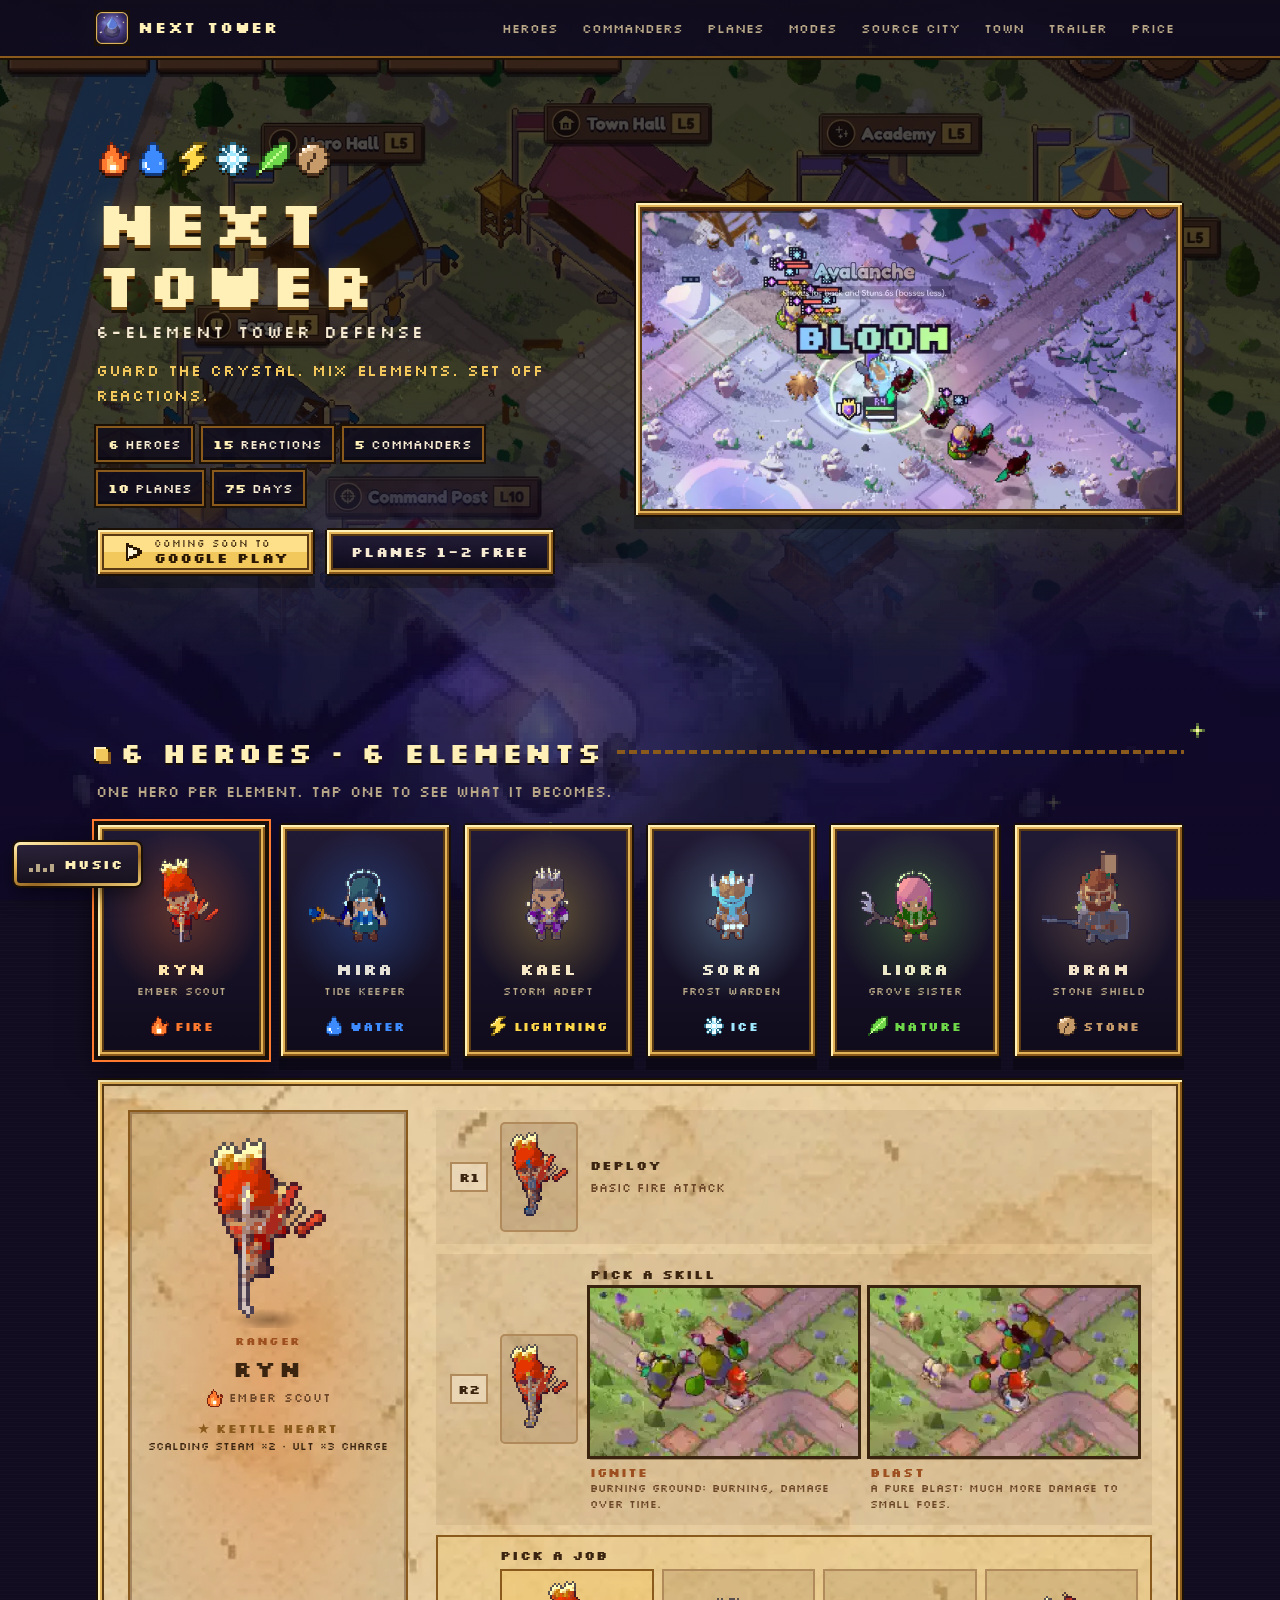
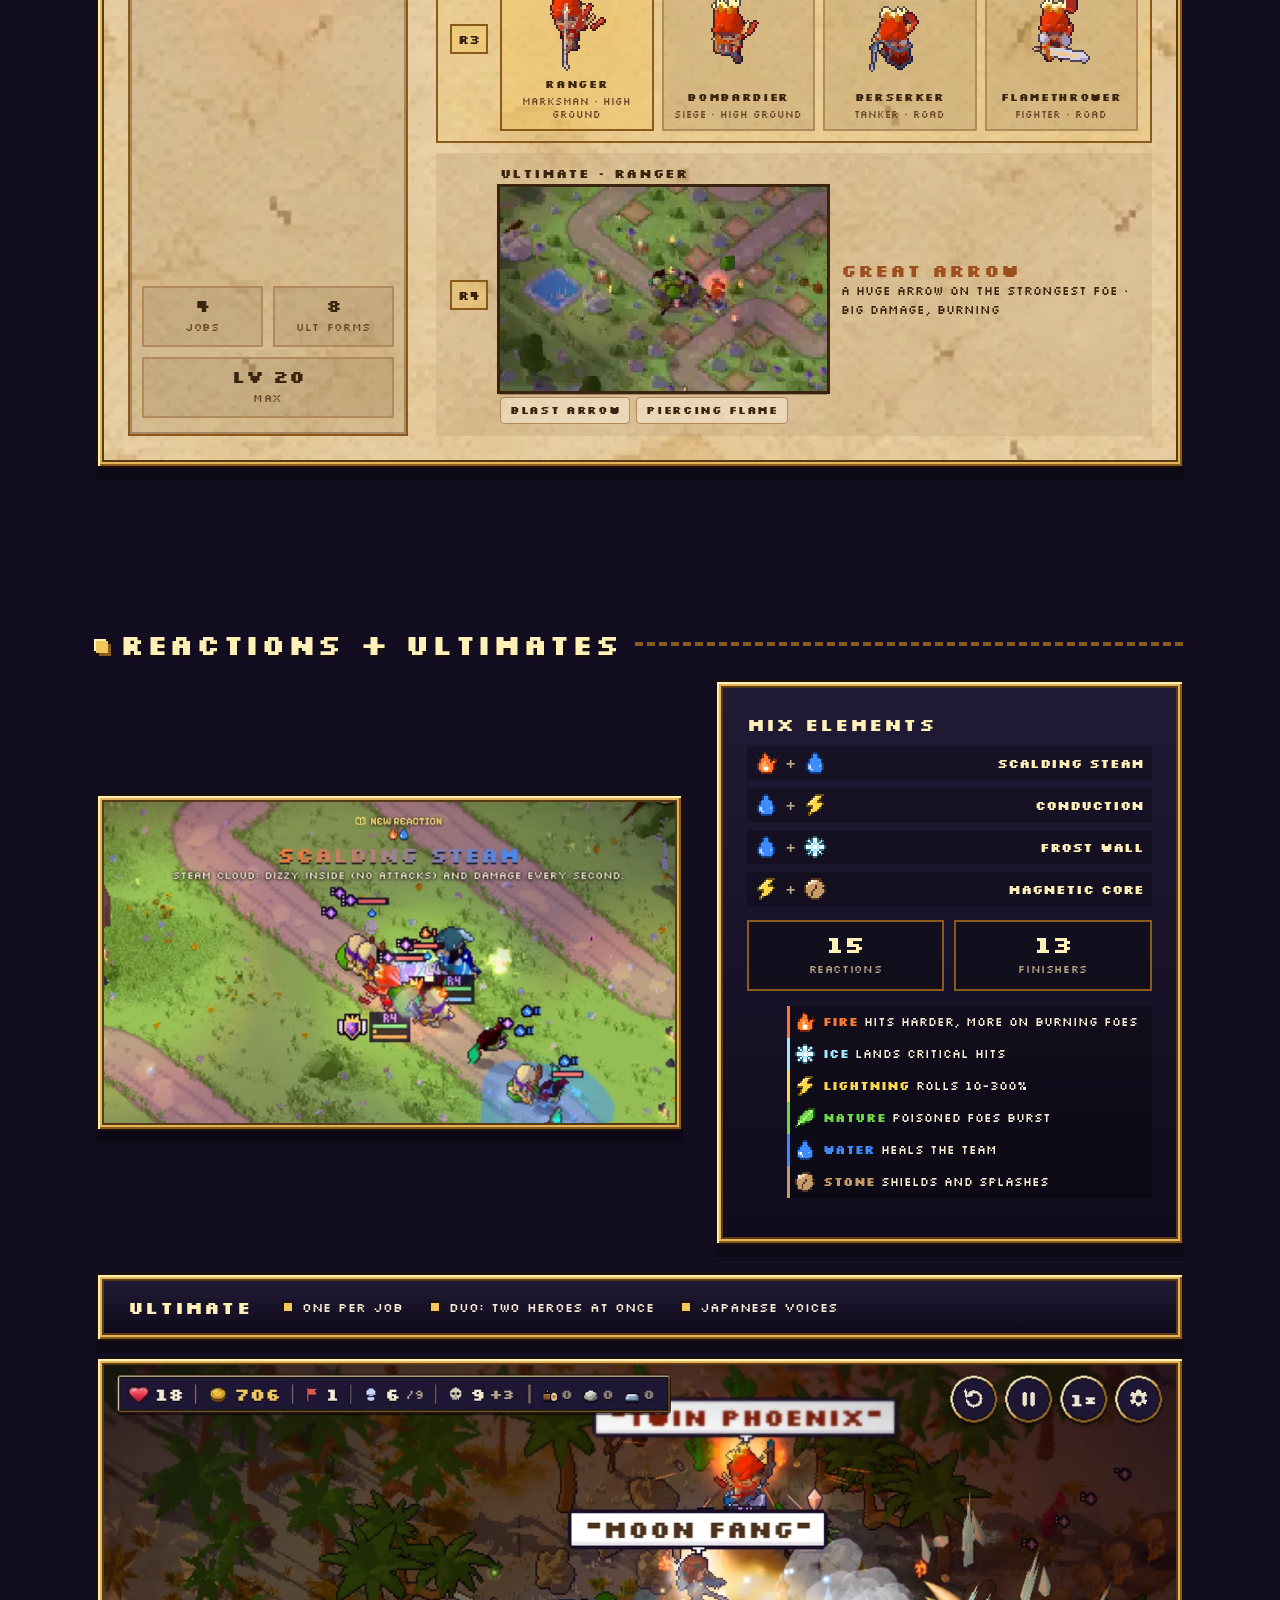
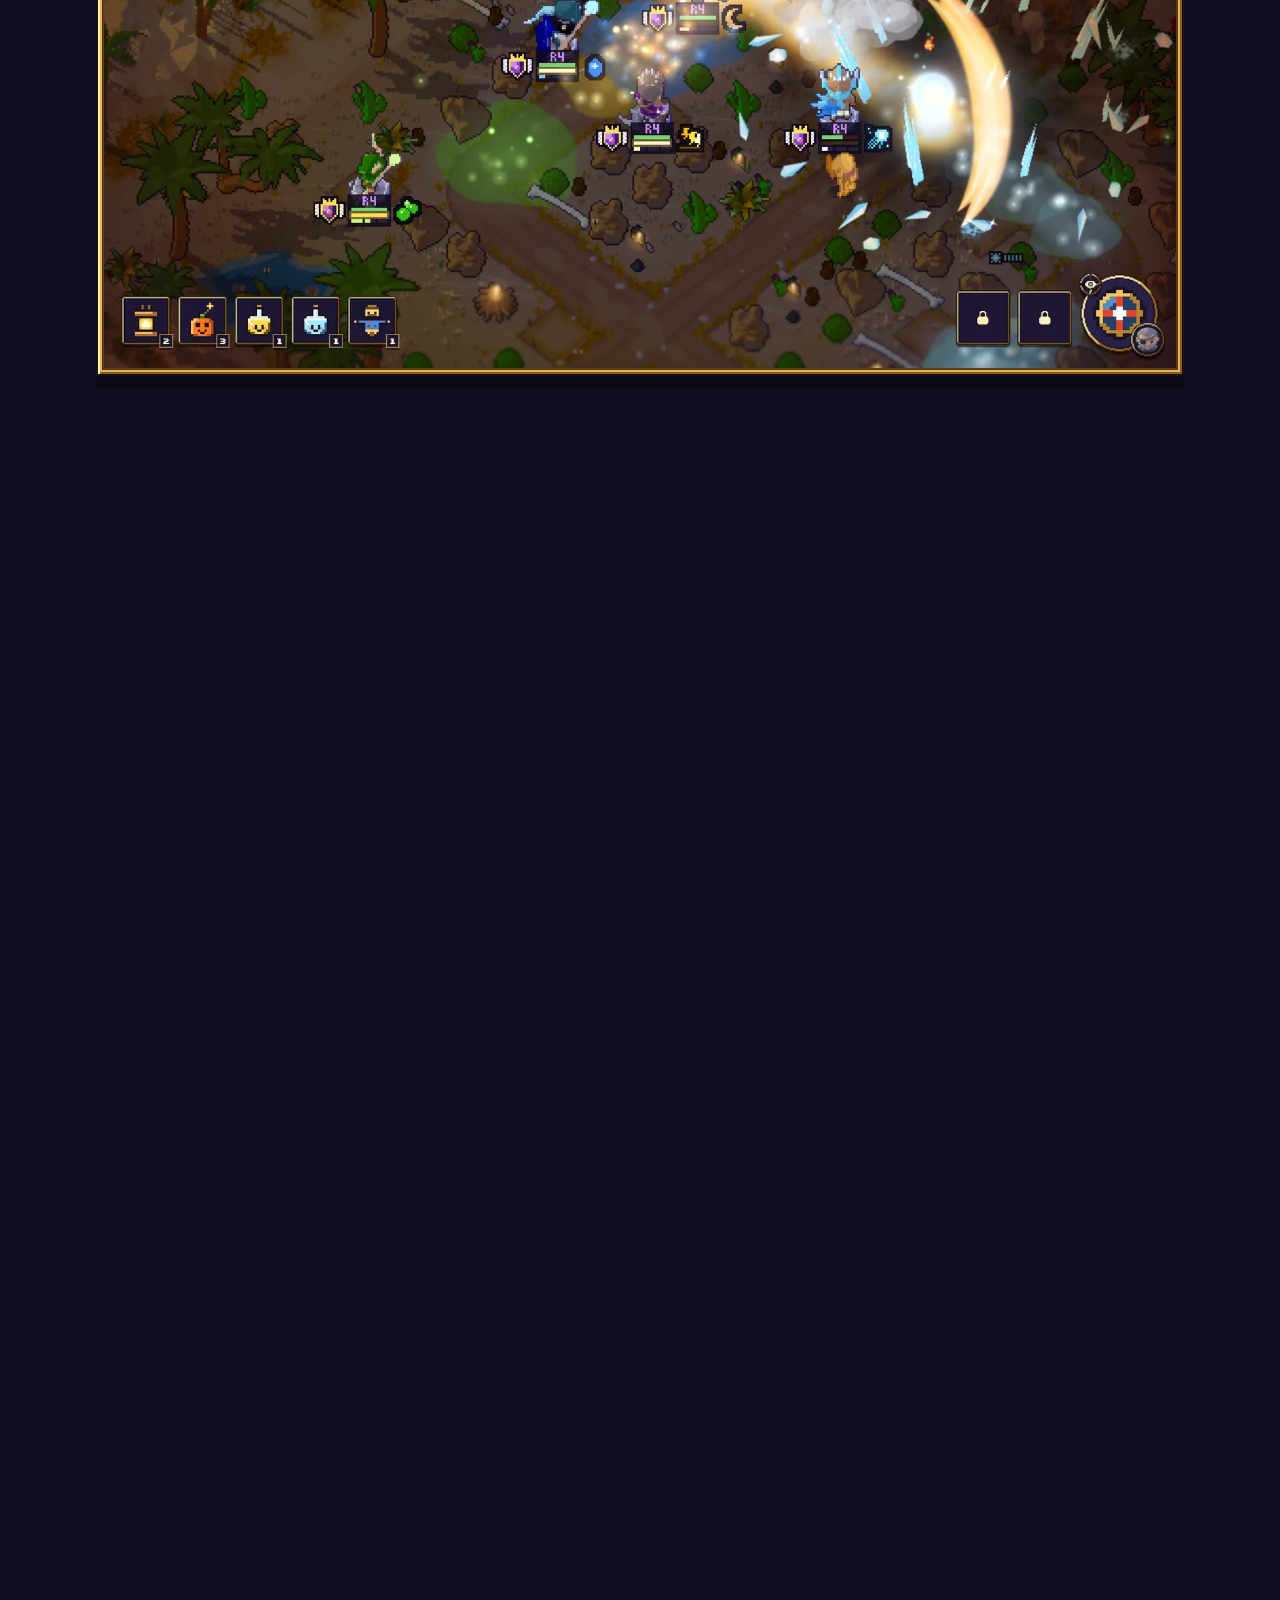
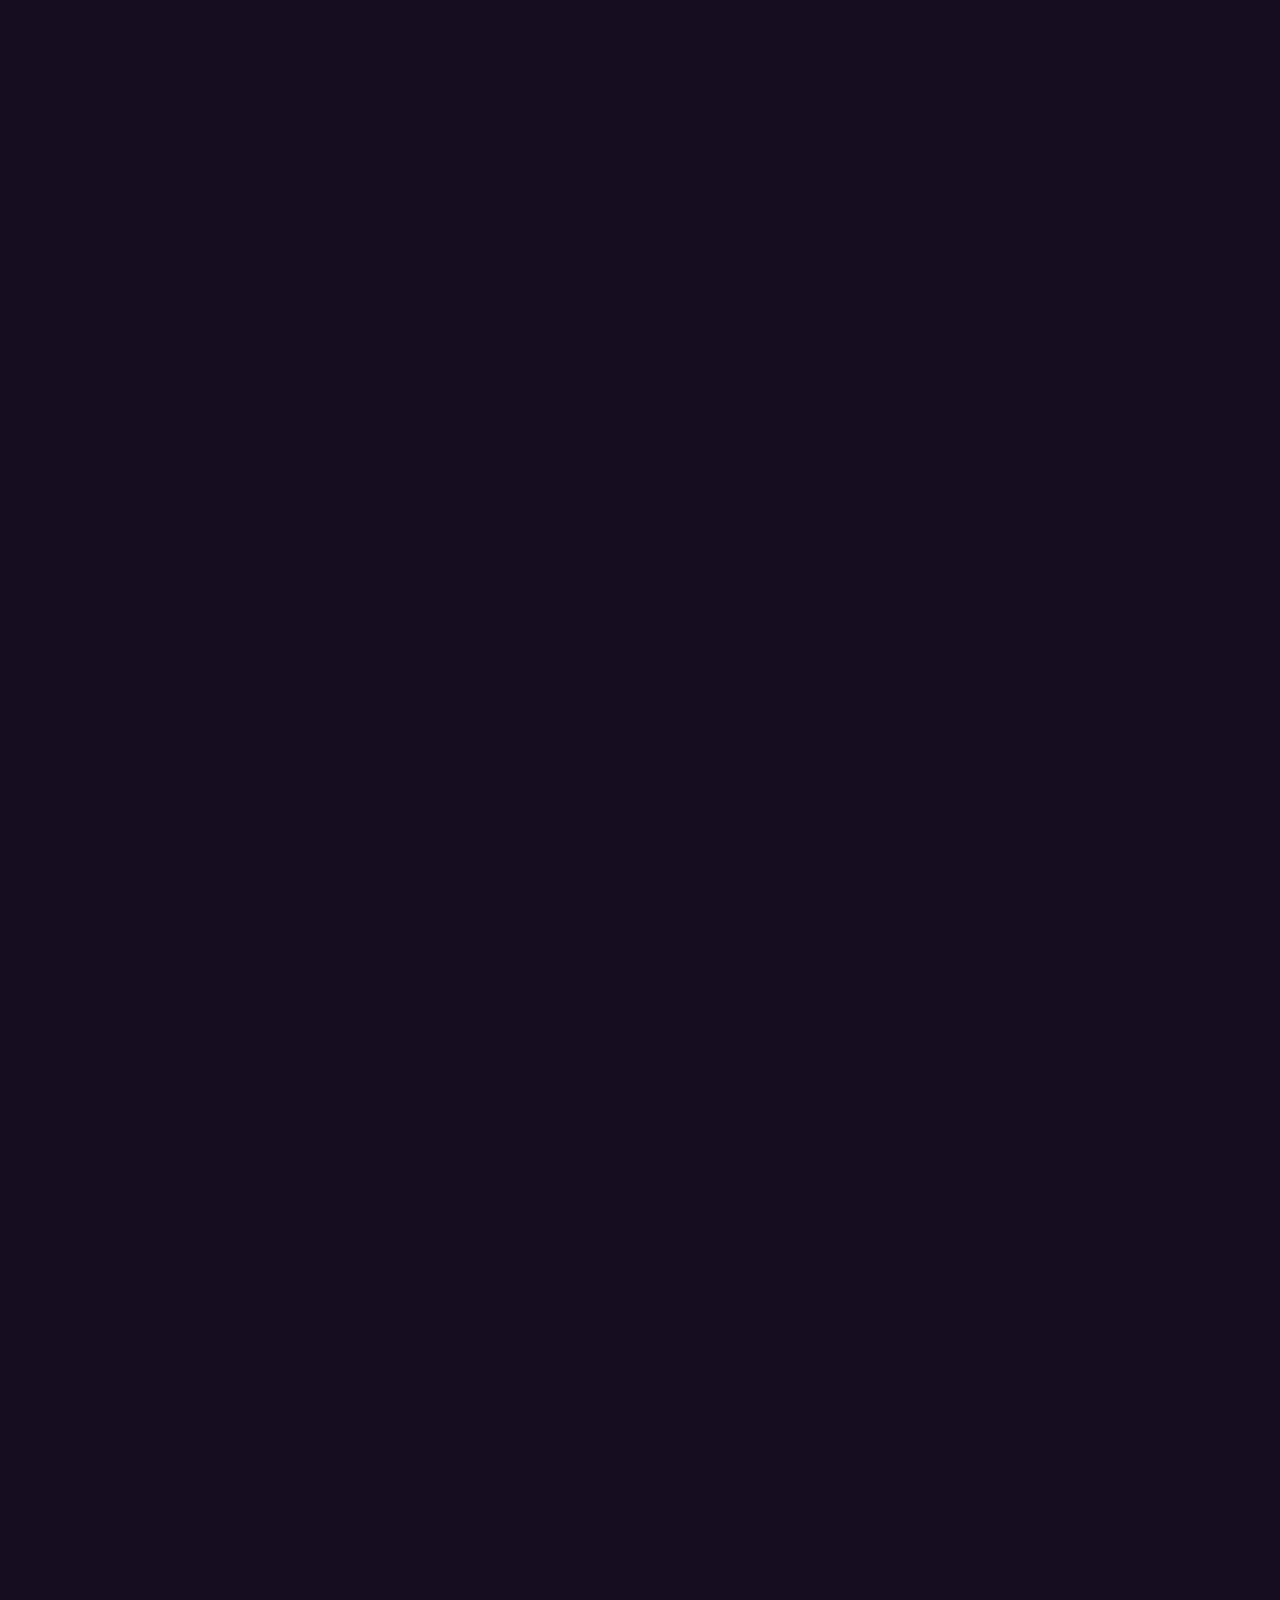
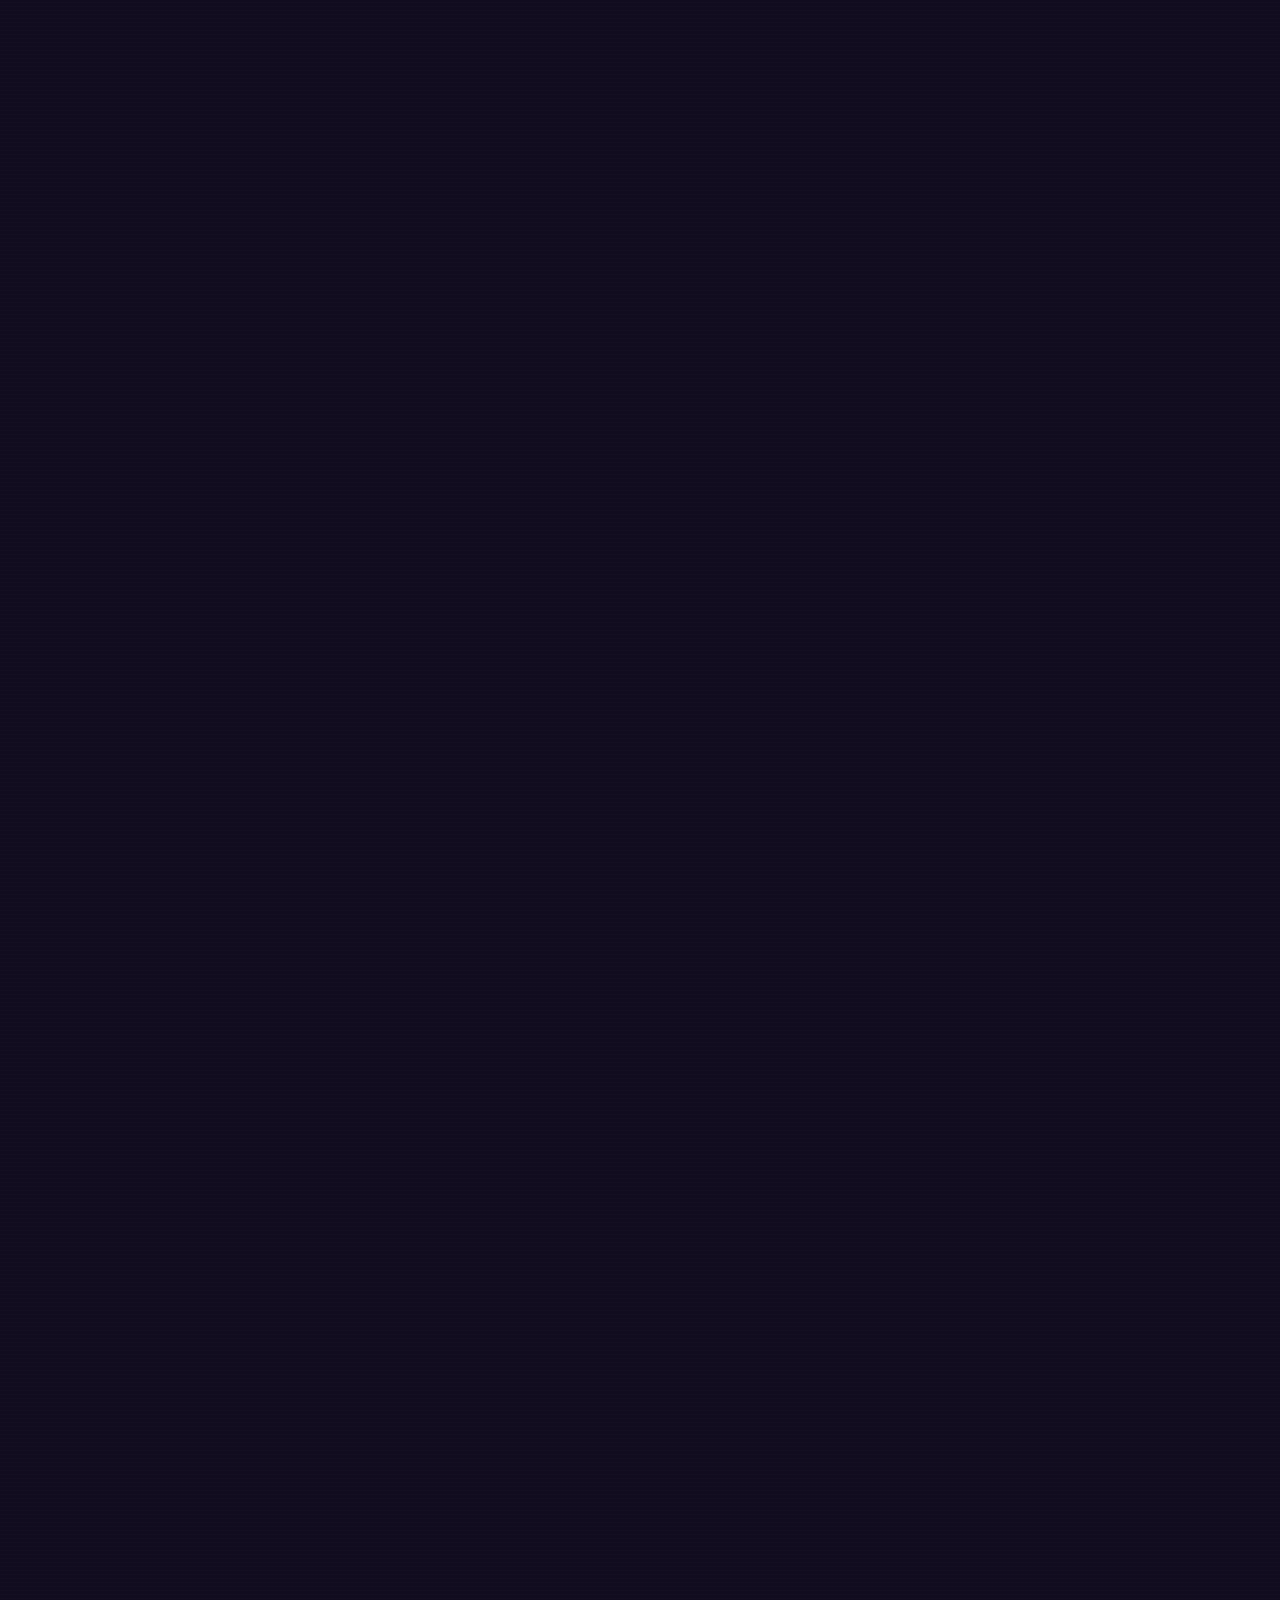
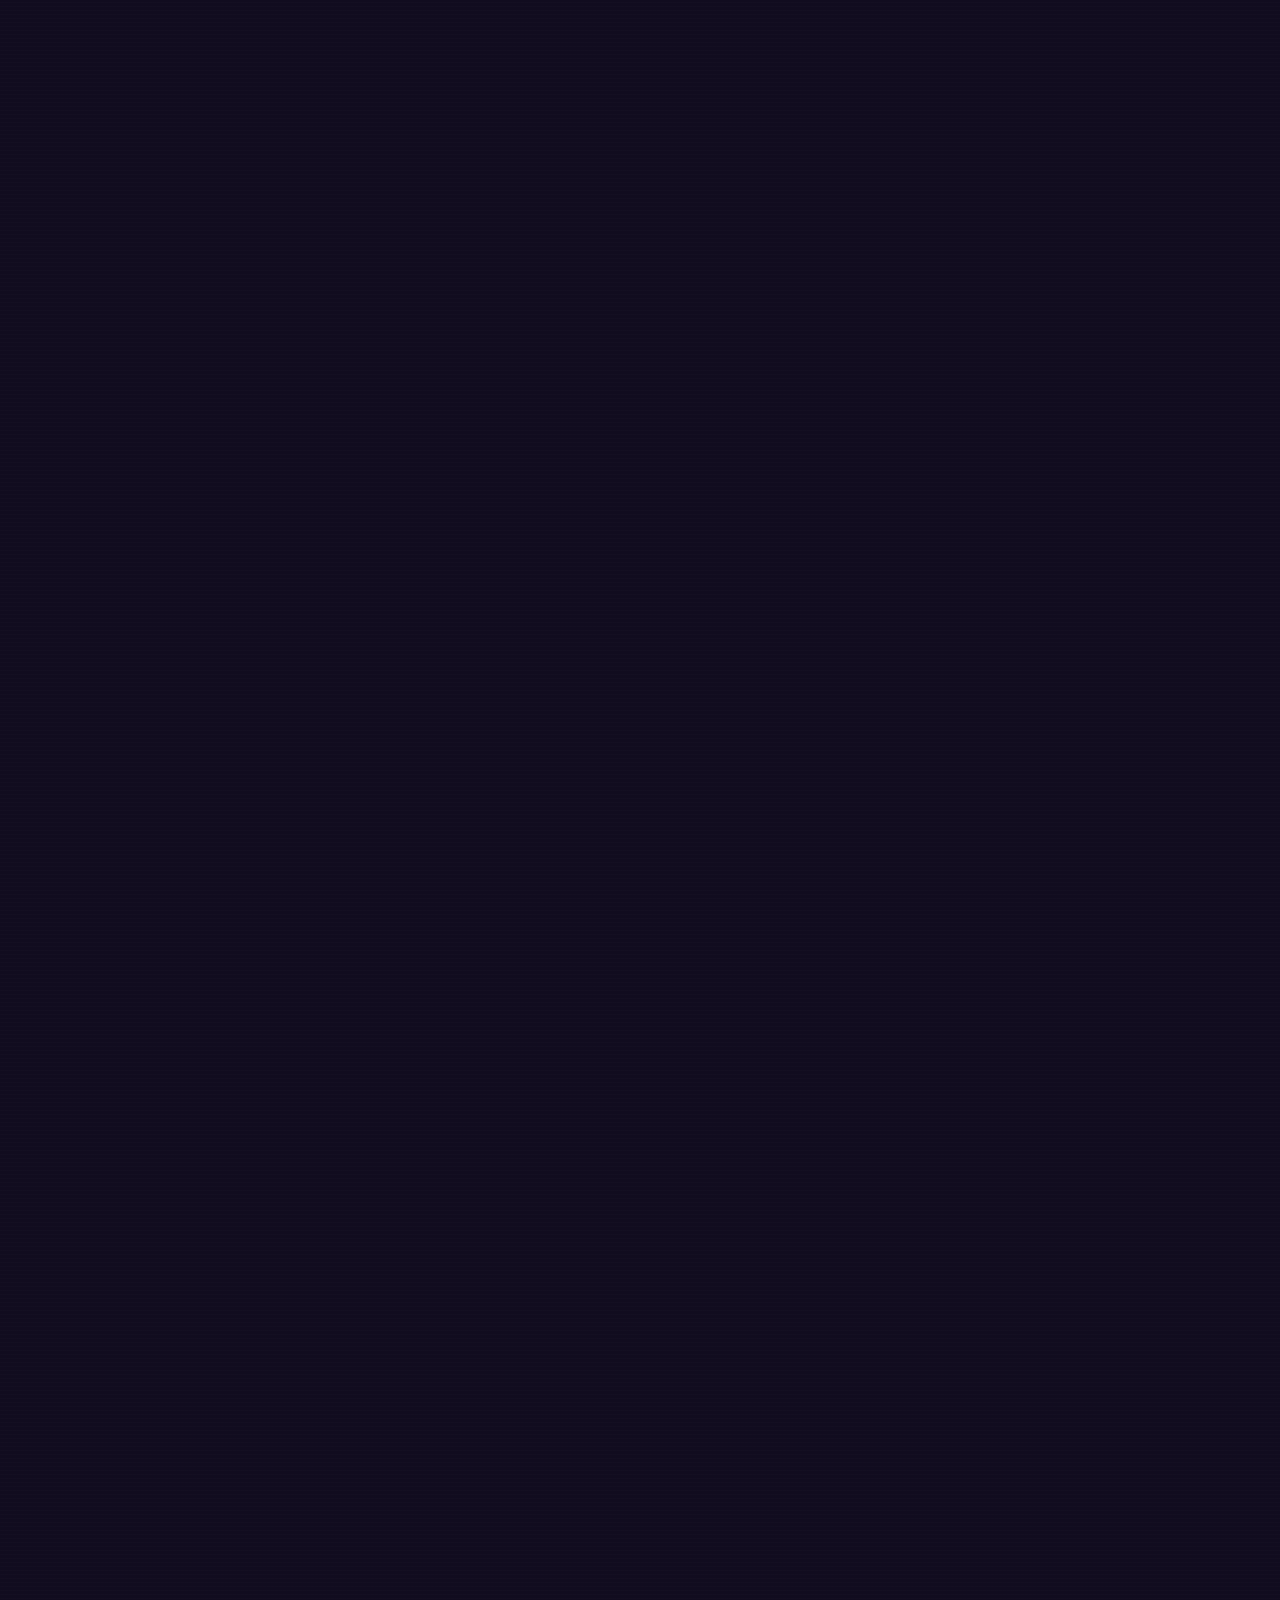
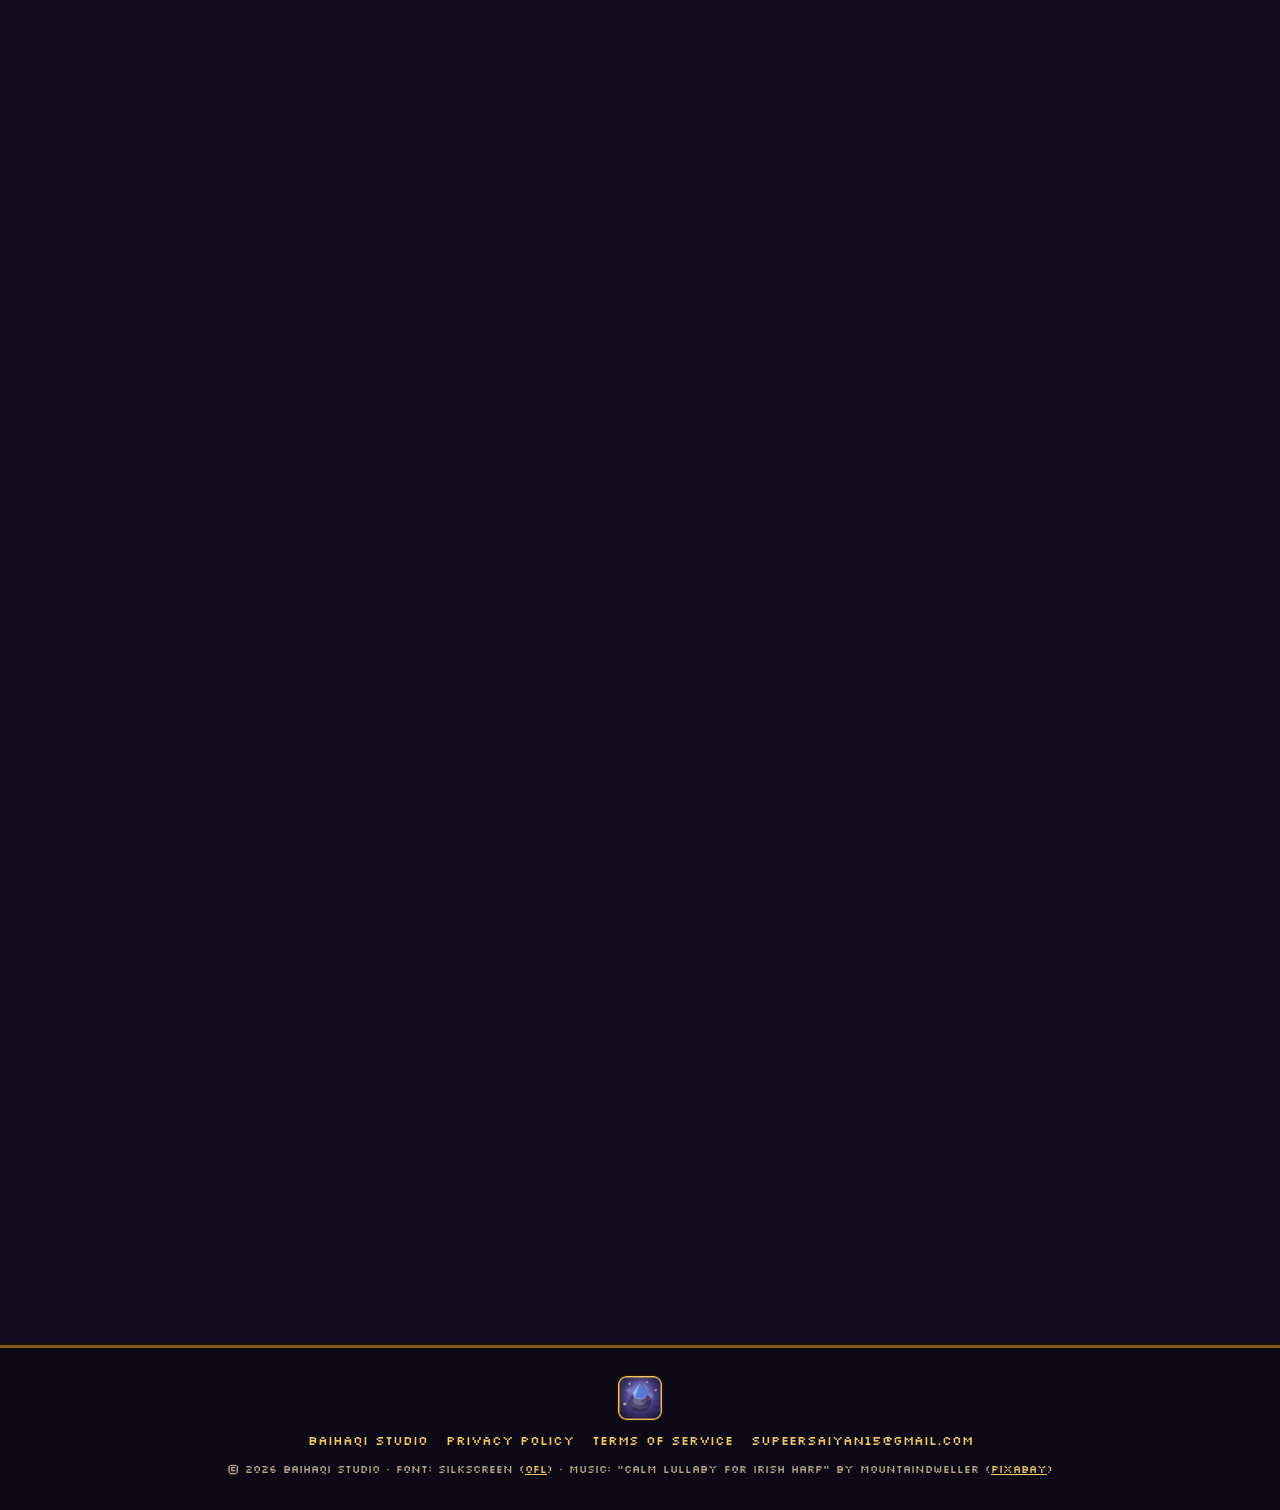
<file: index.html>
<!doctype html>
<html lang="en">
<head>
<meta charset="utf-8">
<meta name="viewport" content="width=device-width, initial-scale=1, viewport-fit=cover">
<title>Next Tower: Tower Defense · 6 Heroes, 6 Elements</title>
<meta name="description" content="Next Tower is a cute pixel-art tower defense for Android: 6 elemental heroes, 15 reactions, 5 commanders, 10 planes, Source City, Expert mode, the Rift Tower, puzzles and minigames. Planes 1-2 free, no ads, unlock all once for US$3.">
<link rel="canonical" href="https://fighterloo.github.io/next-tower-site/">
<meta name="theme-color" content="#110c1f">
<meta property="og:site_name" content="Next Tower">
<meta property="og:title" content="Next Tower: Tower Defense">
<meta property="og:description" content="6 heroes, 6 elements, 15 reactions. A cute pixel tower defense from Baihaqi Studio. Planes 1-2 free, no ads.">
<meta property="og:image" content="https://fighterloo.github.io/next-tower-site/img/share.jpg">
<meta property="og:image:width" content="1200">
<meta property="og:image:height" content="630">
<meta property="og:url" content="https://fighterloo.github.io/next-tower-site/">
<meta property="og:type" content="website">
<meta name="twitter:card" content="summary_large_image">
<meta name="twitter:title" content="Next Tower: Tower Defense">
<meta name="twitter:image" content="https://fighterloo.github.io/next-tower-site/img/share.jpg">
<link rel="icon" href="favicon.ico" sizes="any">
<link rel="icon" href="favicon-48x48.png" type="image/png" sizes="48x48">
<link rel="icon" href="favicon-96x96.png" type="image/png" sizes="96x96">
<link rel="icon" href="favicon-192x192.png" type="image/png" sizes="192x192">
<link rel="apple-touch-icon" href="apple-touch-icon.png">
<link rel="manifest" href="site.webmanifest">
<link rel="preload" href="fonts/Silkscreen-Regular.ttf" as="font" type="font/ttf" crossorigin>
<link rel="stylesheet" href="css/site.css?v=202611267">
<script type="application/ld+json">
{
 "@context": "https://schema.org",
 "@type": "VideoGame",
 "name": "Next Tower",
 "alternateName": "Next Tower: Tower Defense",
 "url": "https://fighterloo.github.io/next-tower-site/",
 "image": "https://fighterloo.github.io/next-tower-site/img/share.jpg",
 "description": "A cute pixel-art tower defense: 6 heroes, one per element, 15 reactions, 5 commanders, 10 planes, Source City, Expert mode, the Rift Tower, puzzles and minigames. Planes 1-2 free, unlock everything with one purchase.",
 "genre": ["Tower defense", "Strategy"],
 "gamePlatform": ["Android"],
 "operatingSystem": "Android",
 "inLanguage": ["en", "id", "ja"],
 "offers": {"@type": "Offer", "price": "3.00", "priceCurrency": "USD", "description": "One-time unlock: Planes 3-10, Expert, every building level, every commander"},
 "author": {"@type": "Organization", "name": "Baihaqi Studio", "url": "https://fighterloo.github.io/"},
 "publisher": {"@type": "Organization", "name": "Baihaqi Studio", "url": "https://fighterloo.github.io/"}
}
</script>
</head>
<body>

<header class="nav">
  <div class="wrap">
    <a class="brand" href="#top"><img src="img/icon-192.png" alt="" width="32" height="32">NEXT TOWER</a>
    <nav class="nav-links" aria-label="Sections">
      <a href="#hero">Heroes</a>
      <a href="#commander">Commanders</a>
      <a href="#plane">Planes</a>
      <a href="#modes">Modes</a>
      <a href="#sumber">Source City</a>
      <a href="#kota">Town</a>
      <a href="#video">Trailer</a>
      <a href="#harga">Price</a>
    </nav>
  </div>
</header>

<main id="top">

<!-- Title -->
<div class="hero">
  <div class="hero-bg" aria-hidden="true"></div>
  <div class="wrap">
    <div>
      <div class="gems" aria-hidden="true">
        <img src="img/el/fire.svg" alt="" width="34" height="34"><img src="img/el/water.svg" alt="" width="34" height="34"><img src="img/el/lightning.svg" alt="" width="34" height="34"><img src="img/el/ice.svg" alt="" width="34" height="34"><img src="img/el/nature.svg" alt="" width="34" height="34"><img src="img/el/stone.svg" alt="" width="34" height="34">
      </div>
      <h1 class="title"><span class="name" role="text" aria-label="NEXT TOWER"><span class="w"><span class="ch" style="--i:0" aria-hidden="true">N</span><span class="ch" style="--i:1" aria-hidden="true">E</span><span class="ch" style="--i:2" aria-hidden="true">X</span><span class="ch" style="--i:3" aria-hidden="true">T</span></span> <span class="w"><span class="ch" style="--i:5" aria-hidden="true">T</span><span class="ch" style="--i:6" aria-hidden="true">O</span><span class="ch" style="--i:7" aria-hidden="true">W</span><span class="ch" style="--i:8" aria-hidden="true">E</span><span class="ch" style="--i:9" aria-hidden="true">R</span></span></span><span class="sr"> — </span><span class="sub">6-Element Tower Defense</span></h1>
      <p class="pitch">Guard the crystal. Mix elements. Set off reactions.</p>
      <ul class="chips">
        <li><b>6</b> heroes</li>
        <li><b>15</b> reactions</li>
        <li><b>5</b> commanders</li>
        <li><b>10</b> planes</li>
        <li><b>75</b> days</li>
      </ul>
      <div class="cta">
        <span class="btn btn-gold soon-btn" role="img" aria-label="Coming soon to Google Play">
          <svg class="play-ico" viewBox="0 0 12 12" shape-rendering="crispEdges" aria-hidden="true"><path fill="#2a1804" d="M2 1h2v1h2v1h2v1h2v1h1v2h-1v1H8v1H6v1H4v1H2z"/><path fill="#fff6d8" d="M3 3h1v1h2v1h2v2H6v1H4v1H3z"/></svg>
          <span class="tx"><small>COMING SOON TO</small>GOOGLE PLAY</span>
        </span>
        <a class="btn" href="#harga">Planes 1-2 free</a>
      </div>
    </div>
    <div class="shot top-vid"><video src="media/combat-loop.mp4?v=2" poster="img/combat-poster.webp?v=2" width="960" height="540" muted loop playsinline autoplay preload="auto" data-loop aria-label="Combat: a late-wave kill zone, Avalanche, Holy Spring, Thorn Forest with Ice Spike Rain, Magma Geyser, Fire Tornado, Earth Bulwark"></video></div>
  </div>
</div>

<!-- Heroes and elements -->
<section id="hero" aria-labelledby="h-hero">
  <div class="wrap">
    <div class="sec-head"><h2 id="h-hero">6 Heroes · 6 Elements</h2></div>
    <p class="lead">One hero per element. Tap one to see what it becomes.</p>
    <ul class="heroes">
      <li class="hero-card panel" data-hero="ryn" style="--c:var(--fire)"><img class="por" src="img/heroes/ryn.png" alt="" width="136" height="136"><h3>RYN</h3><p>Ember Scout</p><span class="el"><img src="img/el/fire.svg" alt="" width="20" height="20">Fire</span></li>
      <li class="hero-card panel" data-hero="mira" style="--c:var(--water)"><img class="por" src="img/heroes/mira.png" alt="" width="136" height="136"><h3>MIRA</h3><p>Tide Keeper</p><span class="el"><img src="img/el/water.svg" alt="" width="20" height="20">Water</span></li>
      <li class="hero-card panel" data-hero="kael" style="--c:var(--lightning)"><img class="por" src="img/heroes/kael.png" alt="" width="136" height="136"><h3>KAEL</h3><p>Storm Adept</p><span class="el"><img src="img/el/lightning.svg" alt="" width="20" height="20">Lightning</span></li>
      <li class="hero-card panel" data-hero="sora" style="--c:var(--ice)"><img class="por" src="img/heroes/sora.png" alt="" width="136" height="136"><h3>SORA</h3><p>Frost Warden</p><span class="el"><img src="img/el/ice.svg" alt="" width="20" height="20">Ice</span></li>
      <li class="hero-card panel" data-hero="liora" style="--c:var(--nature)"><img class="por" src="img/heroes/liora.png" alt="" width="136" height="136"><h3>LIORA</h3><p>Grove Sister</p><span class="el"><img src="img/el/nature.svg" alt="" width="20" height="20">Nature</span></li>
      <li class="hero-card panel" data-hero="bram" style="--c:var(--stone)"><img class="por" src="img/heroes/bram.png" alt="" width="136" height="136"><h3>BRAM</h3><p>Stone Shield</p><span class="el"><img src="img/el/stone.svg" alt="" width="20" height="20">Stone</span></li>
    </ul>
    <div class="rankpath panel" id="rankpath" aria-live="polite">
      <noscript><p class="rp-nojs">R1 deploy · R2 pick a skill · R3 pick one of 4 jobs · R4 its ultimate, in one of 2 forms. 24 jobs, Lv 20 max.</p></noscript>
    </div>
  </div>
</section>

<!-- Reactions and ultimates -->
<section id="reaksi" aria-labelledby="h-react">
  <div class="wrap">
    <div class="sec-head"><h2 id="h-react">Reactions + Ultimates</h2></div>
    <div class="feat">
      <div class="shot"><img src="img/reaction-steam.webp" alt="Fire meets water: a Scalding Steam reaction on the road" width="1280" height="720" loading="lazy"></div>
      <div class="feat-body panel">
        <h3>Mix elements</h3>
        <ul class="recipes">
          <li><img src="img/el/fire.svg" alt="Fire" width="22" height="22"><i>+</i><img src="img/el/water.svg" alt="Water" width="22" height="22"><b>Scalding Steam</b></li>
          <li><img src="img/el/water.svg" alt="Water" width="22" height="22"><i>+</i><img src="img/el/lightning.svg" alt="Lightning" width="22" height="22"><b>Conduction</b></li>
          <li><img src="img/el/water.svg" alt="Water" width="22" height="22"><i>+</i><img src="img/el/ice.svg" alt="Ice" width="22" height="22"><b>Frost Wall</b></li>
          <li><img src="img/el/lightning.svg" alt="Lightning" width="22" height="22"><i>+</i><img src="img/el/stone.svg" alt="Stone" width="22" height="22"><b>Magnetic Core</b></li>
        </ul>
        <div class="stats">
          <div class="stat"><b>15</b><span>reactions</span></div>
          <div class="stat"><b>13</b><span>finishers</span></div>
        </div>
        <ul class="edges" aria-label="Each element's own edge">
          <li style="--c:var(--fire)"><img src="img/el/fire.svg" alt="" width="20" height="20"><span><b>Fire</b> hits harder, more on burning foes</span></li>
          <li style="--c:var(--ice)"><img src="img/el/ice.svg" alt="" width="20" height="20"><span><b>Ice</b> lands critical hits</span></li>
          <li style="--c:var(--lightning)"><img src="img/el/lightning.svg" alt="" width="20" height="20"><span><b>Lightning</b> rolls 10-300%</span></li>
          <li style="--c:var(--nature)"><img src="img/el/nature.svg" alt="" width="20" height="20"><span><b>Nature</b> poisoned foes burst</span></li>
          <li style="--c:var(--water)"><img src="img/el/water.svg" alt="" width="20" height="20"><span><b>Water</b> heals the team</span></li>
          <li style="--c:var(--stone)"><img src="img/el/stone.svg" alt="" width="20" height="20"><span><b>Stone</b> shields and splashes</span></li>
        </ul>
      </div>
    </div>
    <div class="ult">
      <div class="ult-head panel">
        <h3>Ultimate</h3>
        <ul class="ticks">
          <li>One per job</li>
          <li>Duo: two heroes at once</li>
          <li>Japanese voices</li>
        </ul>
      </div>
      <div class="shot"><img src="img/ultimate.webp" alt="Two ultimates going off at once" width="1600" height="900" loading="lazy"></div>
    </div>
  </div>
</section>

<!-- Commanders -->
<section id="commander" aria-labelledby="h-cmd">
  <div class="wrap">
    <div class="sec-head"><h2 id="h-cmd">5 Commanders</h2></div>
    <p class="lead">Step in yourself.</p>
    <div class="feat">
      <div class="duo">
        <div class="shot wide"><img src="img/commander.webp" alt="Rara drops turrets beside the heroes" width="1280" height="720" loading="lazy"></div>
      </div>
      <div class="feat-body panel">
        <ul class="cmds">
          <li><img class="px" src="img/cmd/elang.png" alt="" width="40" height="40"><span><b>HAWK</b><small>Sniper · aim yourself</small><q>One eye. Never misses.</q></span><span class="tag free">FREE</span></li>
          <li><img class="px" src="img/cmd/kage.png" alt="" width="40" height="40"><span><b>KAGE</b><small>Ninja · slash</small><q>The Shades hunt leaders. For Vael.</q></span><span></span></li>
          <li><img class="px" src="img/cmd/rara.png" alt="" width="40" height="40"><span><b>RARA</b><small>Mechanic · turrets</small><q>Ugly cage, nice turret!</q></span><span></span></li>
          <li><img class="px" src="img/cmd/gara.png" alt="" width="40" height="40"><span><b>GARA</b><small>Guard Captain · shields</small><q>This time I’ll guard you. I promise.</q></span><span></span></li>
          <li><img class="px" src="img/cmd/marina.png" alt="" width="40" height="40"><span><b>MARINA</b><small>Mermaid · bubbles</small><q>Can I… come with you?</q></span><span></span></li>
        </ul>
        <p class="cmd-lore">Vael’s Shades cage every leader they find. Break the cages plane by plane, then call one commander into each battle.</p>
      </div>
    </div>
  </div>
</section>

<!-- Planes -->
<section id="plane" aria-labelledby="h-plane">
  <div class="wrap">
    <div class="sec-head"><h2 id="h-plane">10 Planes</h2></div>
    <p class="lead">Morning · evening · night. A boss waits at the end.</p>
    <ul class="planes">
      <li class="plane panel">
        <div class="plane-art"><img src="img/plane1.webp" alt="" width="800" height="450" loading="lazy"><span class="tag free">FREE</span></div>
        <div class="plane-body"><span class="n">PLANE 1</span><h3>Meadow</h3><div class="days"><span>5 days</span></div></div>
      </li>
      <li class="plane panel">
        <div class="plane-art"><img src="img/plane2.webp" alt="" width="800" height="450" loading="lazy"><span class="tag free">FREE</span></div>
        <div class="plane-body"><span class="n">PLANE 2</span><h3>Desert</h3><div class="days"><span>7 days</span><span>Heat</span></div></div>
      </li>
      <li class="plane panel">
        <div class="plane-art"><img src="img/plane3.webp" alt="" width="800" height="450" loading="lazy"><span class="tag">PREMIUM</span></div>
        <div class="plane-body"><span class="n">PLANE 3</span><h3>Snow</h3><div class="days"><span>7 days</span><span>Blizzard</span></div></div>
      </li>
      <li class="plane panel">
        <div class="plane-art"><img src="img/plane4.webp" alt="" width="800" height="450" loading="lazy"><span class="tag">PREMIUM</span></div>
        <div class="plane-body"><span class="n">PLANE 4</span><h3>Sea</h3><div class="days"><span>8 days</span><span>Tide</span><span>Pirates</span></div></div>
      </li>
      <li class="plane panel">
        <div class="plane-art"><img src="img/plane5.webp?v=2" alt="" width="800" height="450" loading="lazy"><span class="tag">PREMIUM</span></div>
        <div class="plane-body"><span class="n">PLANE 5</span><h3>The Rift</h3><div class="days"><span>8 days</span><span>Vael's Eye</span></div></div>
      </li>
      <li class="plane panel">
        <div class="plane-art"><img src="img/plane6.webp?v=2" alt="" width="800" height="450" loading="lazy"><span class="tag">PREMIUM</span></div>
        <div class="plane-body"><span class="n">PLANE 6</span><h3>Ancient Wilds</h3><div class="days"><span>8 days</span><span>Source Bloom</span><span>Raksaka</span></div></div>
      </li>
      <li class="plane panel">
        <div class="plane-art"><img src="img/plane7.webp?v=2" alt="" width="800" height="450" loading="lazy"><span class="tag">PREMIUM</span></div>
        <div class="plane-body"><span class="n">PLANE 7</span><h3>Ember Peak</h3><div class="days"><span>8 days</span><span>Lava Flow</span><span>Ignar</span></div></div>
      </li>
      <li class="plane panel">
        <div class="plane-art"><img src="img/plane8.webp?v=2" alt="" width="800" height="450" loading="lazy"><span class="tag">PREMIUM</span></div>
        <div class="plane-body"><span class="n">PLANE 8</span><h3>Windvale</h3><div class="days"><span>8 days</span><span>Gust</span><span>Gonryu</span></div></div>
      </li>
      <li class="plane panel">
        <div class="plane-art"><img src="img/plane9.webp?v=2" alt="" width="800" height="450" loading="lazy"><span class="tag">PREMIUM</span></div>
        <div class="plane-body"><span class="n">PLANE 9</span><h3>Mist Marsh</h3><div class="days"><span>8 days</span><span>Marsh Mist</span><span>Lady Gloom</span></div></div>
      </li>
      <li class="plane panel">
        <div class="plane-art"><img src="img/plane10.webp?v=2" alt="" width="800" height="450" loading="lazy"><span class="tag">PREMIUM</span></div>
        <div class="plane-body"><span class="n">PLANE 10</span><h3>Source Heart</h3><div class="days"><span>8 days</span><span>Source Pulse</span><span>Nihra's Shadow</span></div></div>
      </li>
    </ul>
    <div class="feat flip map">
      <div class="shot"><img src="img/plane-map.webp" alt="The Rift's map: floating islands, bosses on their peaks" width="1280" height="720" loading="lazy"></div>
      <div class="feat-body panel">
        <h3>Every day</h3>
        <ol class="times" aria-label="One day">
          <li class="t-am">Morning</li>
          <li class="t-pm">Evening</li>
          <li class="t-nt">Night</li>
        </ol>
        <div class="stats">
          <div class="stat"><b>75</b><span>days</span></div>
          <div class="stat"><b>225</b><span>stages</span></div>
        </div>
      </div>
    </div>
  </div>
</section>

<!-- Modes -->
<section id="modes" aria-labelledby="h-modes">
  <div class="wrap">
    <div class="sec-head"><h2 id="h-modes">More Modes</h2></div>
    <div class="modes">
      <div class="mode tower panel">
        <svg viewBox="0 0 20 28" shape-rendering="crispEdges" aria-hidden="true"><path fill="#5a4a32" d="M9 0h1v6H9z"/><path fill="#a868ff" d="M10 0h4v3h-4z"/><path fill="#d2b0ff" d="M10 0h3v1h-3z"/><path fill="#e3b458" d="M8 5h4v1h1v1h1v1h1v1H5V8h1V7h1V6h1z"/><path fill="#fff0b8" d="M8 5h2v1H8zM7 6h2v1H7zM6 7h2v1H6zM5 8h2v1H5z"/><path fill="#9a6a24" d="M12 6h1v1h1v1h1v1h-2V8h-1z"/><path fill="#8a5a1c" d="M4 9h12v2H4z"/><path fill="#f2c75c" d="M4 9h12v1H4z"/><path fill="#4a3d6b" d="M5 11h10v14H5z"/><path fill="#6a5a94" d="M5 11h2v14H5z"/><path fill="#352a52" d="M13 11h2v14h-2z"/><path fill="#2a2142" d="M5 15h10v1H5zM5 19h10v1H5zM9 11h1v4H9zM7 16h1v3H7zM11 16h1v3h-1z"/><path fill="#ffd84a" d="M10 12h2v2h-2zM8 17h2v1H8z"/><path fill="#fff3a8" d="M10 12h1v1h-1z"/><path fill="#2a1804" d="M9 21h2v1h1v3H8v-3h1z"/><path fill="#8a5a1c" d="M3 25h14v2H3z"/><path fill="#c79a6a" d="M3 25h14v1H3z"/></svg>
        <div>
          <h3>Rift Tower</h3>
          <p class="big"><b>50</b> floors</p>
          <ul class="ticks"><li>Pick 1 power card</li><li>Climb to the summit</li></ul>
        </div>
      </div>
      <div class="mode panel">
        <svg viewBox="0 0 12 12" shape-rendering="crispEdges" aria-hidden="true"><path fill="#1a1006" d="M1 1h10v10H1z"/><path fill="#a868ff" d="M2 2h4v4H2z"/><path fill="#f2c75c" d="M6 2h4v4H6z"/><path fill="#5fd46a" d="M2 6h4v4H2z"/><path fill="#3d8bff" d="M6 6h4v4H6z"/><path fill="#fff0b8" d="M2 2h2v1H2zM6 2h2v1H6zM2 6h2v1H2zM6 6h2v1H6z"/></svg>
        <div>
          <h3>Puzzles</h3>
          <p class="big"><b>30</b> boards</p>
          <ul class="ticks"><li>A new puzzle daily</li><li>1-3 stars</li></ul>
        </div>
      </div>
      <div class="mode panel">
        <svg viewBox="0 0 12 12" shape-rendering="crispEdges" aria-hidden="true"><path fill="#1a1006" d="M1 3h10v7H1z"/><path fill="#4a3d6b" d="M2 4h8v5H2z"/><path fill="#f2c75c" d="M3 5h1v3H3zM2 6h3v1H2z"/><path fill="#ff7a2e" d="M8 5h1v1H8z"/><path fill="#5fd46a" d="M7 7h1v1H7z"/><path fill="#3d8bff" d="M9 7h1v1H9z"/><path fill="#a868ff" d="M5 1h2v2H5z"/></svg>
        <div>
          <h3>Minigames</h3>
          <p class="big"><b>10</b> games</p>
          <ul class="mini">
            <li>Sniper Gallery</li><li>Kage's Cut</li><li>Crystal Cart</li><li>Sky Full of Blasts</li><li>Boss Parade</li><li>Element Rhythm</li><li>Upside Down</li><li>+3</li>
          </ul>
        </div>
      </div>
    </div>
  </div>
</section>

<!-- Expert + Source City (22 Nov 2026) -->
<section id="sumber" aria-labelledby="h-sumber">
  <div class="wrap">
    <div class="sec-head"><h2 id="h-sumber">Source City</h2></div>
    <p class="lead">Beat Vael. Light the five Source crystals.</p>
    <div class="shot"><img src="img/source-city.webp" alt="Source City: the crystal plaza, Resonance Temple, Rune House, Expedition Post, Parts Market and Monster Gallery" width="1600" height="900" loading="lazy"></div>
    <ul class="blds">
      <li>Resonance Temple</li><li>Rune House</li><li>Expedition Post</li><li>Parts Market</li><li>Monster Gallery</li><li>Rank 5 Hall</li><li>Arena Nihra</li>
    </ul>
    <div class="feat map">
      <div class="shot"><img src="img/expert.webp" alt="The plane map in Expert mode" width="1280" height="720" loading="lazy"></div>
      <div class="feat-body panel">
        <h3>Expert</h3>
        <ul class="ticks"><li>Opens after plane 5</li><li>Everything maxed</li><li>Much tougher monsters</li><li>Its own progress</li></ul>
      </div>
    </div>
  </div>
</section>

<!-- Town -->
<section id="kota" aria-labelledby="h-town">
  <div class="wrap">
    <div class="sec-head"><h2 id="h-town">Build Your Town</h2></div>
    <p class="lead">Power up between battles.</p>
    <div class="shot"><img src="img/town.webp" alt="The town: Town Hall, Hero Hall, Forge, Academy, Shop, Library, Command Post and Puzzle Pavilion" width="1600" height="900" loading="lazy"></div>
    <ul class="blds">
      <li>Town Hall</li><li>Hero Hall</li><li>Forge</li><li>Academy</li><li>Shop</li><li>Command Post</li><li>Library</li><li>Bounty Board</li><li>Puzzle Pavilion</li>
    </ul>
  </div>
</section>

<!-- Arena -->
<section id="arena" aria-labelledby="h-arena">
  <div class="wrap">
    <div class="sec-head"><h2 id="h-arena">In the Arena</h2></div>
    <ul class="gallery">
      <li><figure><div class="shot"><img src="img/arena-plane6.webp" alt="Six heroes on the Ancient Wilds road" width="1280" height="720" loading="lazy"></div><figcaption>Ancient Wilds <span>morning</span></figcaption></figure></li>
      <li><figure><div class="shot"><img src="img/arena-plane7.webp" alt="Ultimates on Ember Peak" width="1280" height="720" loading="lazy"></div><figcaption>Ember Peak <span>evening</span></figcaption></figure></li>
      <li><figure><div class="shot"><img src="img/arena-plane8.webp" alt="A storm of skills in Windvale" width="1280" height="720" loading="lazy"></div><figcaption>Windvale <span>morning</span></figcaption></figure></li>
      <li><figure><div class="shot"><img src="img/arena-plane9.webp" alt="Heroes holding the Mist Marsh road" width="1280" height="720" loading="lazy"></div><figcaption>Mist Marsh <span>evening</span></figcaption></figure></li>
      <li><figure><div class="shot"><img src="img/arena-plane10.webp" alt="A night battle at the Source Heart" width="1280" height="720" loading="lazy"></div><figcaption>Source Heart <span>night</span></figcaption></figure></li>
      <li><figure><div class="shot"><img src="img/arena-forest-day.webp" alt="Six heroes holding the meadow road" width="1280" height="720" loading="lazy"></div><figcaption>Meadow <span>morning</span></figcaption></figure></li>
      <li><figure><div class="shot"><img src="img/arena-forest-night.webp" alt="A boss arrives on the meadow at night" width="1280" height="720" loading="lazy"></div><figcaption>Meadow <span>night · boss</span></figcaption></figure></li>
      <li><figure><div class="shot"><img src="img/arena-desert-day.webp" alt="The Kraken's Maw ultimate on the desert road" width="1280" height="720" loading="lazy"></div><figcaption>Desert <span>morning</span></figcaption></figure></li>
      <li><figure><div class="shot"><img src="img/arena-desert-evening.webp" alt="Ultimates in a desert evening" width="1280" height="720" loading="lazy"></div><figcaption>Desert <span>evening</span></figcaption></figure></li>
      <li><figure><div class="shot"><img src="img/arena-snow-day.webp" alt="A boss fight in the snow" width="1280" height="720" loading="lazy"></div><figcaption>Snow <span>morning · boss</span></figcaption></figure></li>
      <li><figure><div class="shot"><img src="img/arena-snow-evening.webp" alt="An evening battle in the snow" width="1280" height="720" loading="lazy"></div><figcaption>Snow <span>evening</span></figcaption></figure></li>
    </ul>
  </div>
</section>

<!-- Trailer: data-yt holds the YouTube id (https://youtu.be/kN2SQPyae_0, 14 Nov 2026); the poster gets a play button
     that loads the video. Change the id to swap the video, empty it to show COMING SOON again. -->
<section id="video" aria-labelledby="h-video">
  <div class="wrap">
    <div class="sec-head"><h2 id="h-video">Trailer</h2></div>
    <div class="vid panel" id="trailer" data-yt="kN2SQPyae_0">
      <img src="img/trailer-poster.webp" alt="" width="1280" height="720" loading="lazy">
      <div class="in"><span class="pl" aria-hidden="true"></span><h3>Trailer</h3><span class="tag soon">COMING SOON</span></div>
    </div>
  </div>
</section>

<!-- Price -->
<section id="harga" aria-labelledby="h-price">
  <div class="wrap">
    <div class="sec-head"><h2 id="h-price">Price</h2></div>
    <div class="price">
      <div class="tier panel">
        <h3><span class="tag free">FREE</span>Try it</h3>
        <p class="amt">$0<small>Planes 1 and 2</small></p>
        <ul class="ticks">
          <li>Planes 1-2 · 12 days</li>
          <li>6 heroes</li>
          <li>Town up to level 2</li>
          <li>Hawk the commander</li>
        </ul>
      </div>
      <div class="tier panel best">
        <h3><span class="tag">PREMIUM</span>Unlock all</h3>
        <p class="amt">$3<small>One-time · Rp 35.000 in Indonesia</small></p>
        <ul class="ticks">
          <li>Planes 3-10 + Expert</li>
          <li>Every building level</li>
          <li>All 5 commanders</li>
          <li>Pay once, keep it</li>
        </ul>
      </div>
    </div>
    <ul class="perks">
      <li><b>0</b>ads</li>
      <li><b>0</b>DLC</li>
      <li><b>0</b>gacha</li>
      <li><svg viewBox="0 0 12 12" shape-rendering="crispEdges" aria-hidden="true"><path fill="#9fe8ff" d="M4 3h3v1h1v1h2v1h1v3H1V6h1V5h1V4h1z"/><path fill="#fff" d="M4 4h2v1H4zM3 5h1v1H3z"/><path fill="#3d8bff" d="M1 8h10v1H1z"/></svg>Cloud save<small>Google Play Games</small></li>
      <li><b>EN</b>ID · JA · MS · VI · TH · FIL</li>
    </ul>
    <div class="store">
      <span class="btn btn-gold soon-btn" role="img" aria-label="Coming soon to Google Play">
        <svg class="play-ico" viewBox="0 0 12 12" shape-rendering="crispEdges" aria-hidden="true"><path fill="#2a1804" d="M2 1h2v1h2v1h2v1h2v1h1v2h-1v1H8v1H6v1H4v1H2z"/><path fill="#fff6d8" d="M3 3h1v1h2v1h2v2H6v1H4v1H3z"/></svg>
        <span class="tx"><small>COMING SOON TO</small>GOOGLE PLAY</span>
      </span>
    </div>
  </div>
</section>

</main>

<footer class="foot">
  <div class="wrap">
    <img src="img/icon-192.png" alt="" width="44" height="44" loading="lazy">
    <p class="foot-links">
      <a href="https://fighterloo.github.io/">Baihaqi Studio</a>
      <a href="privacy.html">Privacy Policy</a>
      <a href="terms.html">Terms of Service</a>
      <a href="mailto:supeersaiyan15@gmail.com">supeersaiyan15@gmail.com</a>
    </p>
    <p class="fine">© 2026 Baihaqi Studio · Font: Silkscreen (<a href="fonts/OFL.txt">OFL</a>) · Music: "Calm Lullaby For Irish Harp" by MountainDweller (<a href="https://pixabay.com/music/243170/" target="_blank" rel="noopener">Pixabay</a>)</p>
  </div>
</footer>

<!-- Music: the game's menu theme, off until the visitor presses the button -->
<button type="button" class="music" id="music" aria-pressed="false" aria-label="Play the menu music">
  <span class="eq" aria-hidden="true"><i></i><i></i><i></i><i></i></span><span class="music-label">Music</span>
</button>
<audio id="music-track" src="media/menu.mp3" preload="none" loop></audio>

<script>
/* The combat loop at the top: plays only while on screen; still (its poster) for reduced motion */
(function () {
  var v = document.querySelector('video[data-loop]');
  if (!v) return;
  if (window.matchMedia && matchMedia('(prefers-reduced-motion: reduce)').matches) { v.removeAttribute('autoplay'); v.pause(); return; }
  if (!('IntersectionObserver' in window)) return;
  new IntersectionObserver(function (es) {
    es.forEach(function (e) { if (e.isIntersecting) v.play().catch(function () {}); else v.pause(); });
  }, { threshold: 0.1 }).observe(v);
})();

/* Music: the game's menu theme, faded in and out; a trailer starting or the tab hiding pauses it */
(function () {
  var btn = document.getElementById('music'), a = document.getElementById('music-track');
  if (!btn || !a) return;
  var VOL = 0.4, fade = null, on = false;
  function ramp(to, done) {
    clearInterval(fade);
    fade = setInterval(function () {
      var up = to > a.volume, v = a.volume + (up ? 0.03 : -0.05);
      if ((up && v >= to) || (!up && v <= to)) { a.volume = to; clearInterval(fade); if (done) done(); }
      else a.volume = Math.max(0, Math.min(1, v));
    }, 50);
  }
  function set(play) {
    on = play;
    btn.setAttribute('aria-pressed', play);
    btn.setAttribute('aria-label', play ? 'Stop the menu music' : 'Play the menu music');
    if (play) { a.volume = 0; a.play().then(function () { ramp(VOL); }).catch(function () { set(false); }); }
    else ramp(0, function () { a.pause(); });
  }
  btn.addEventListener('click', function () { set(!on); });
  document.addEventListener('click', function (e) { if (on && e.target.closest && e.target.closest('.vid-play')) set(false); });
  document.addEventListener('visibilitychange', function () { if (!on) return; if (document.hidden) a.pause(); else a.play().catch(function () {}); });
})();


/* Trailer: a YouTube id in #trailer's data-yt turns the poster into a click-to-play embed */
(function () {
  var box = document.getElementById('trailer'), id = box && box.getAttribute('data-yt');
  if (!id) return;
  box.classList.add('ready');
  box.querySelector('.tag').remove();
  var btn = document.createElement('button');
  btn.className = 'vid-play'; btn.type = 'button'; btn.setAttribute('aria-label', 'Play the trailer');
  box.appendChild(btn);
  btn.addEventListener('click', function () {
    var f = document.createElement('iframe');
    f.src = 'https://www.youtube-nocookie.com/embed/' + encodeURIComponent(id) + '?autoplay=1&rel=0';
    f.title = 'Next Tower trailer';
    f.allow = 'accelerometer; autoplay; clipboard-write; encrypted-media; gyroscope; picture-in-picture';
    f.allowFullscreen = true;
    box.innerHTML = ''; box.appendChild(f);
  });
})();
</script>

<script src="js/hero-data.js?v=202611262" defer></script>
<script src="js/heroes.js?v=202611263" defer></script>
<script src="js/backdrop.js?v=202611268" defer></script>
<script src="js/fireflies.js?v=202611265" defer></script>
</body>
</html>
</file>
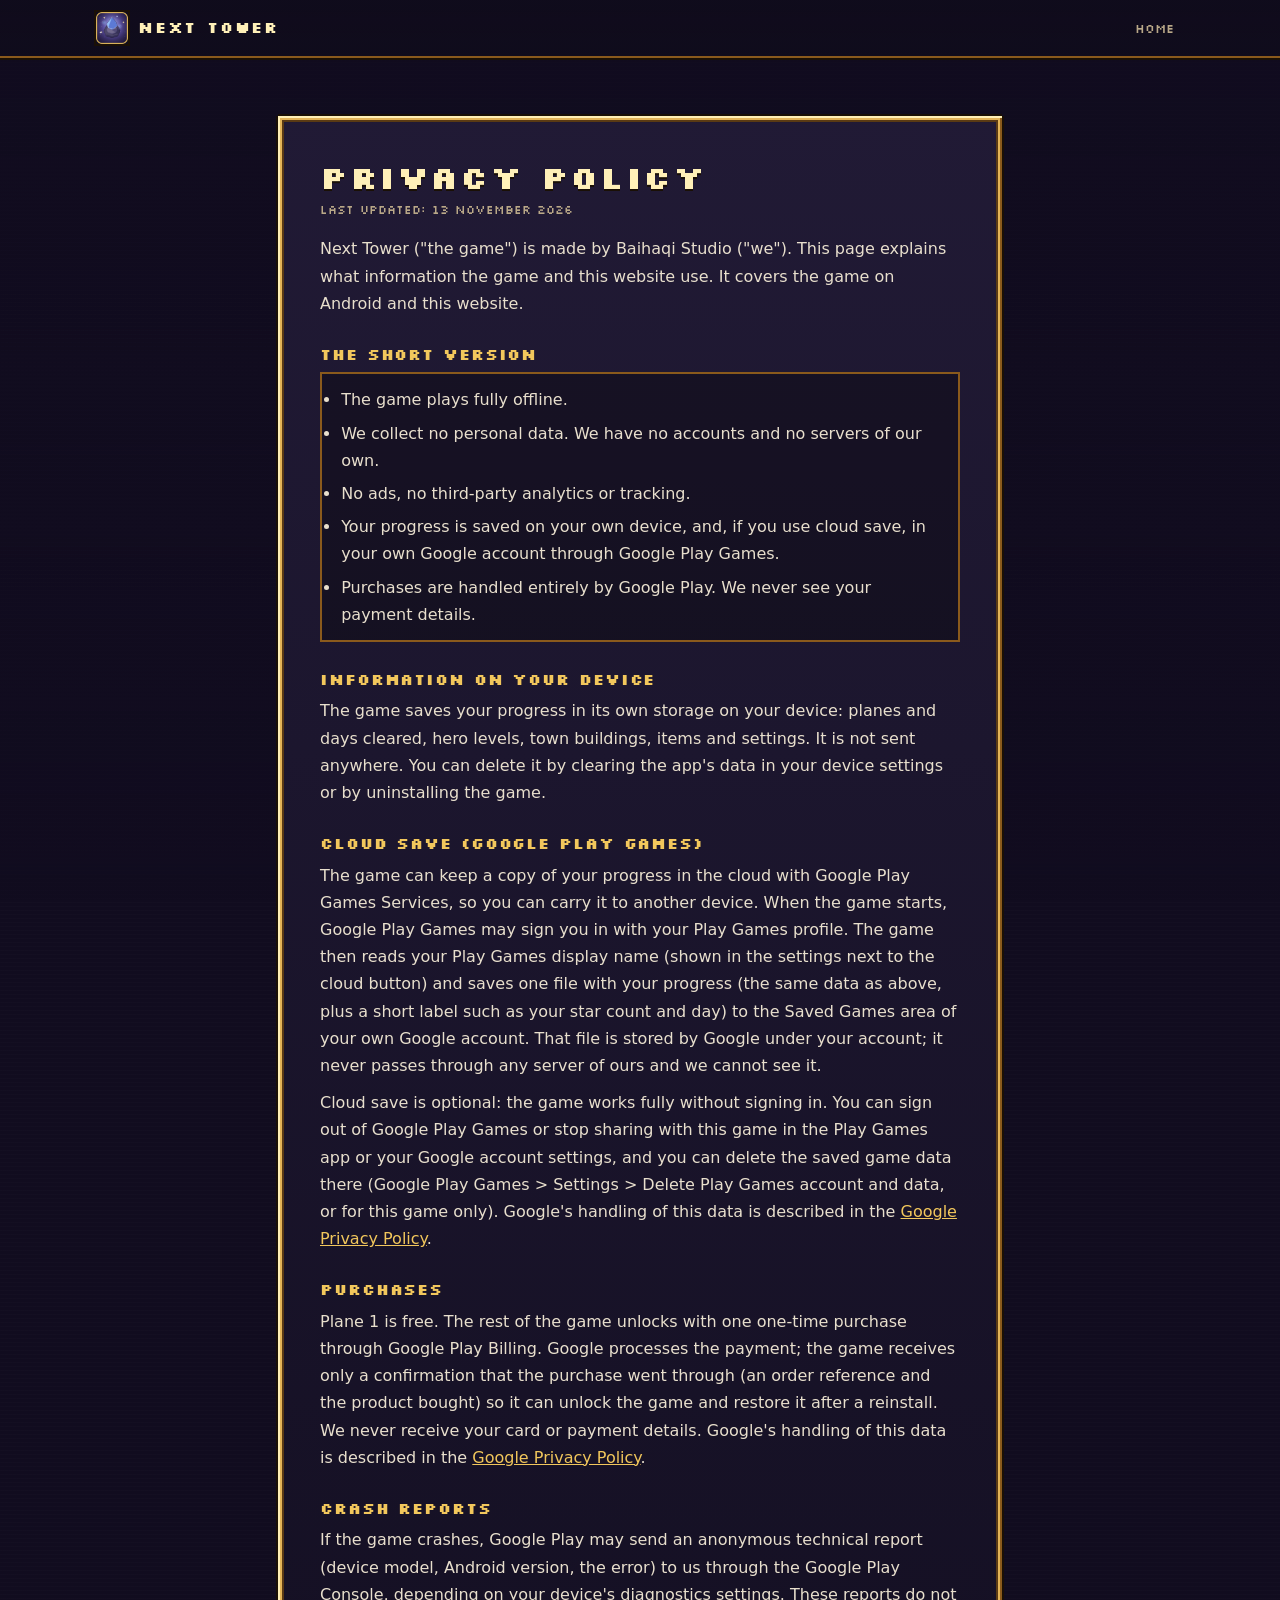
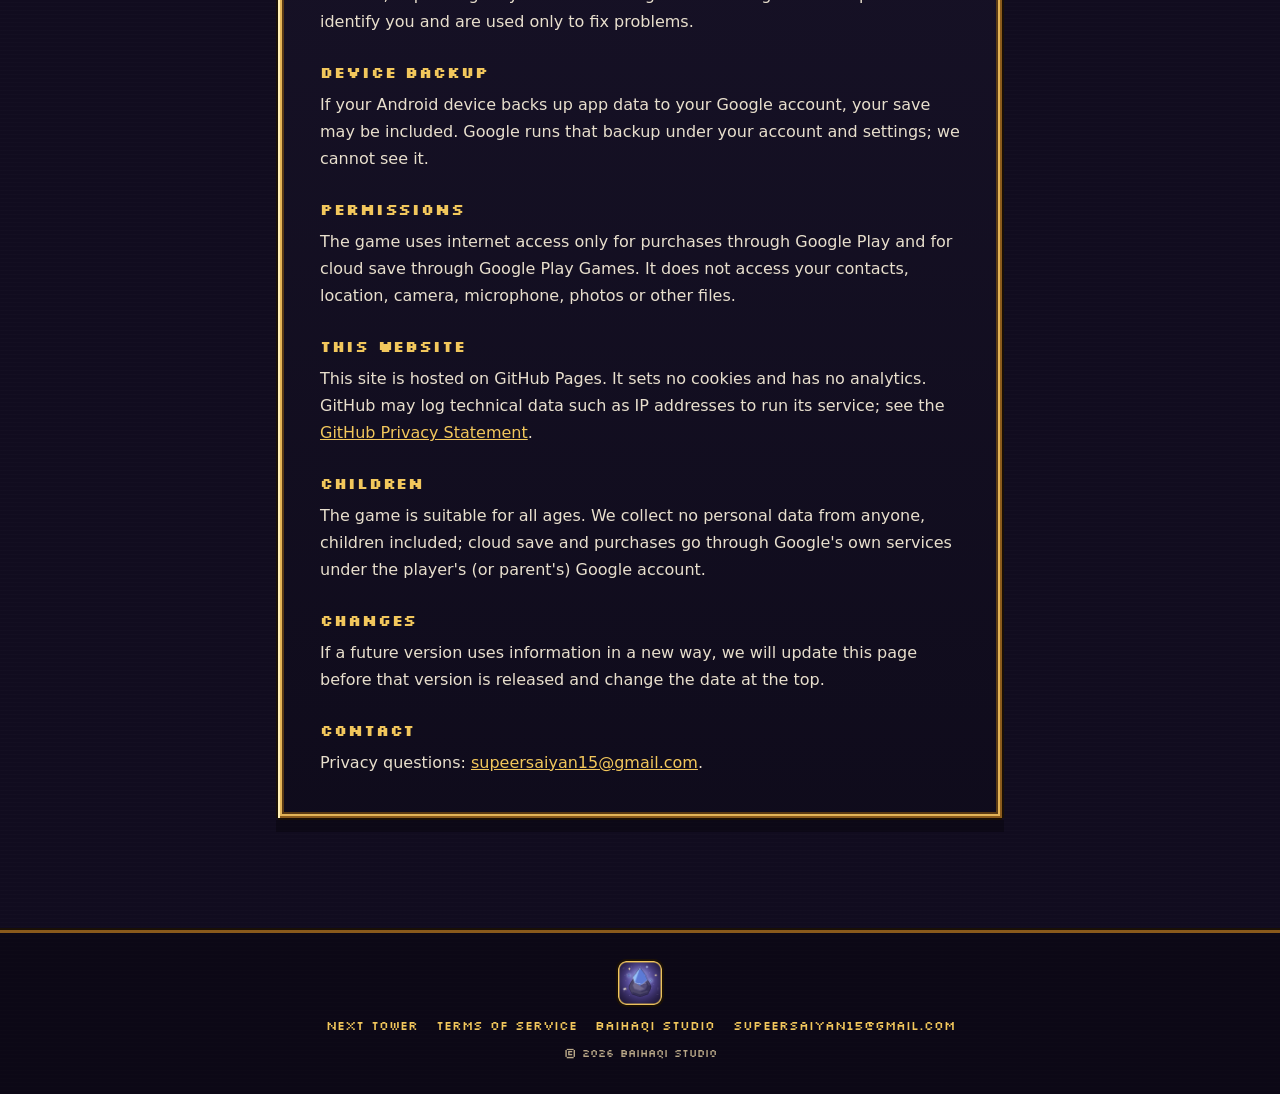
<file: privacy.html>
<!doctype html>
<html lang="en">
<head>
<meta charset="utf-8">
<meta name="viewport" content="width=device-width, initial-scale=1, viewport-fit=cover">
<title>Privacy Policy · Next Tower</title>
<meta name="description" content="Privacy Policy for Next Tower: no ads, no personal data collected, progress saved on your device, with optional cloud save through Google Play Games.">
<link rel="canonical" href="https://fighterloo.github.io/next-tower-site/privacy.html">
<meta name="theme-color" content="#110c1f">
<meta property="og:title" content="Privacy Policy · Next Tower">
<meta property="og:image" content="https://fighterloo.github.io/next-tower-site/img/share.jpg">
<meta property="og:url" content="https://fighterloo.github.io/next-tower-site/privacy.html">
<link rel="icon" href="favicon.ico" sizes="any">
<link rel="icon" href="favicon-48x48.png" type="image/png" sizes="48x48">
<link rel="icon" href="favicon-96x96.png" type="image/png" sizes="96x96">
<link rel="icon" href="favicon-192x192.png" type="image/png" sizes="192x192">
<link rel="apple-touch-icon" href="apple-touch-icon.png">
<link rel="manifest" href="site.webmanifest">
<link rel="stylesheet" href="css/site.css?v=202611144">
</head>
<body>

<header class="nav">
  <div class="wrap">
    <a class="brand" href="./"><img src="img/icon-192.png" alt="" width="32" height="32">NEXT TOWER</a>
    <nav class="nav-links" aria-label="Pages"><a href="./">Home</a></nav>
  </div>
</header>

<main class="legal">
  <div class="doc panel">

    <h1>Privacy Policy</h1>
    <p class="date">Last updated: 13 November 2026</p>

    <p>Next Tower ("the game") is made by Baihaqi Studio ("we"). This page explains what information the game and this
    website use. It covers the game on Android and this website.</p>

    <h2>The short version</h2>
    <ul class="short">
      <li>The game plays fully offline.</li>
      <li>We collect no personal data. We have no accounts and no servers of our own.</li>
      <li>No ads, no third-party analytics or tracking.</li>
      <li>Your progress is saved on your own device, and, if you use cloud save, in your own Google account through
      Google Play Games.</li>
      <li>Purchases are handled entirely by Google Play. We never see your payment details.</li>
    </ul>

    <h2>Information on your device</h2>
    <p>The game saves your progress in its own storage on your device: planes and days cleared, hero levels, town
    buildings, items and settings. It is not sent anywhere. You can delete it by clearing the app's data in your device
    settings or by uninstalling the game.</p>

    <h2>Cloud save (Google Play Games)</h2>
    <p>The game can keep a copy of your progress in the cloud with Google Play Games Services, so you can carry it to
    another device. When the game starts, Google Play Games may sign you in with your Play Games profile. The game then
    reads your Play Games display name (shown in the settings next to the cloud button) and saves one file with your
    progress (the same data as above, plus a short label such as your star count and day) to the Saved Games area of
    your own Google account. That file is stored by Google under your account; it never passes through any server of
    ours and we cannot see it.</p>
    <p>Cloud save is optional: the game works fully without signing in. You can sign out of Google Play Games or stop
    sharing with this game in the Play Games app or your Google account settings, and you can delete the saved game
    data there (Google Play Games &gt; Settings &gt; Delete Play Games account and data, or for this game only).
    Google's handling of this data is described in the
    <a href="https://policies.google.com/privacy" rel="noopener">Google Privacy Policy</a>.</p>

    <h2>Purchases</h2>
    <p>Plane 1 is free. The rest of the game unlocks with one one-time purchase through Google Play Billing. Google
    processes the payment; the game receives only a confirmation that the purchase went through (an order reference and
    the product bought) so it can unlock the game and restore it after a reinstall. We never receive your card or payment
    details. Google's handling of this data is described in the
    <a href="https://policies.google.com/privacy" rel="noopener">Google Privacy Policy</a>.</p>

    <h2>Crash reports</h2>
    <p>If the game crashes, Google Play may send an anonymous technical report (device model, Android version, the error)
    to us through the Google Play Console, depending on your device's diagnostics settings. These reports do not identify
    you and are used only to fix problems.</p>

    <h2>Device backup</h2>
    <p>If your Android device backs up app data to your Google account, your save may be included. Google runs that
    backup under your account and settings; we cannot see it.</p>

    <h2>Permissions</h2>
    <p>The game uses internet access only for purchases through Google Play and for cloud save through Google Play
    Games. It does not access your contacts, location,
    camera, microphone, photos or other files.</p>

    <h2>This website</h2>
    <p>This site is hosted on GitHub Pages. It sets no cookies and has no analytics. GitHub may log technical data such as IP addresses to run its service; see the
    <a href="https://docs.github.com/en/site-policy/privacy-policies/github-general-privacy-statement" rel="noopener">GitHub Privacy Statement</a>.</p>

    <h2>Children</h2>
    <p>The game is suitable for all ages. We collect no personal data from anyone, children included; cloud save and
    purchases go through Google's own services under the player's (or parent's) Google account.</p>

    <h2>Changes</h2>
    <p>If a future version uses information in a new way, we will update this page before that version is released and
    change the date at the top.</p>

    <h2>Contact</h2>
    <p>Privacy questions: <a href="mailto:supeersaiyan15@gmail.com">supeersaiyan15@gmail.com</a>.</p>
  </div>
</main>

<footer class="foot">
  <div class="wrap">
    <img src="img/icon-192.png" alt="" width="44" height="44" loading="lazy">
    <p class="foot-links">
      <a href="./">Next Tower</a>
      <a href="terms.html">Terms of Service</a>
      <a href="https://fighterloo.github.io/">Baihaqi Studio</a>
      <a href="mailto:supeersaiyan15@gmail.com">supeersaiyan15@gmail.com</a>
    </p>
    <p class="fine">© 2026 Baihaqi Studio</p>
  </div>
</footer>

</body>
</html>
</file>
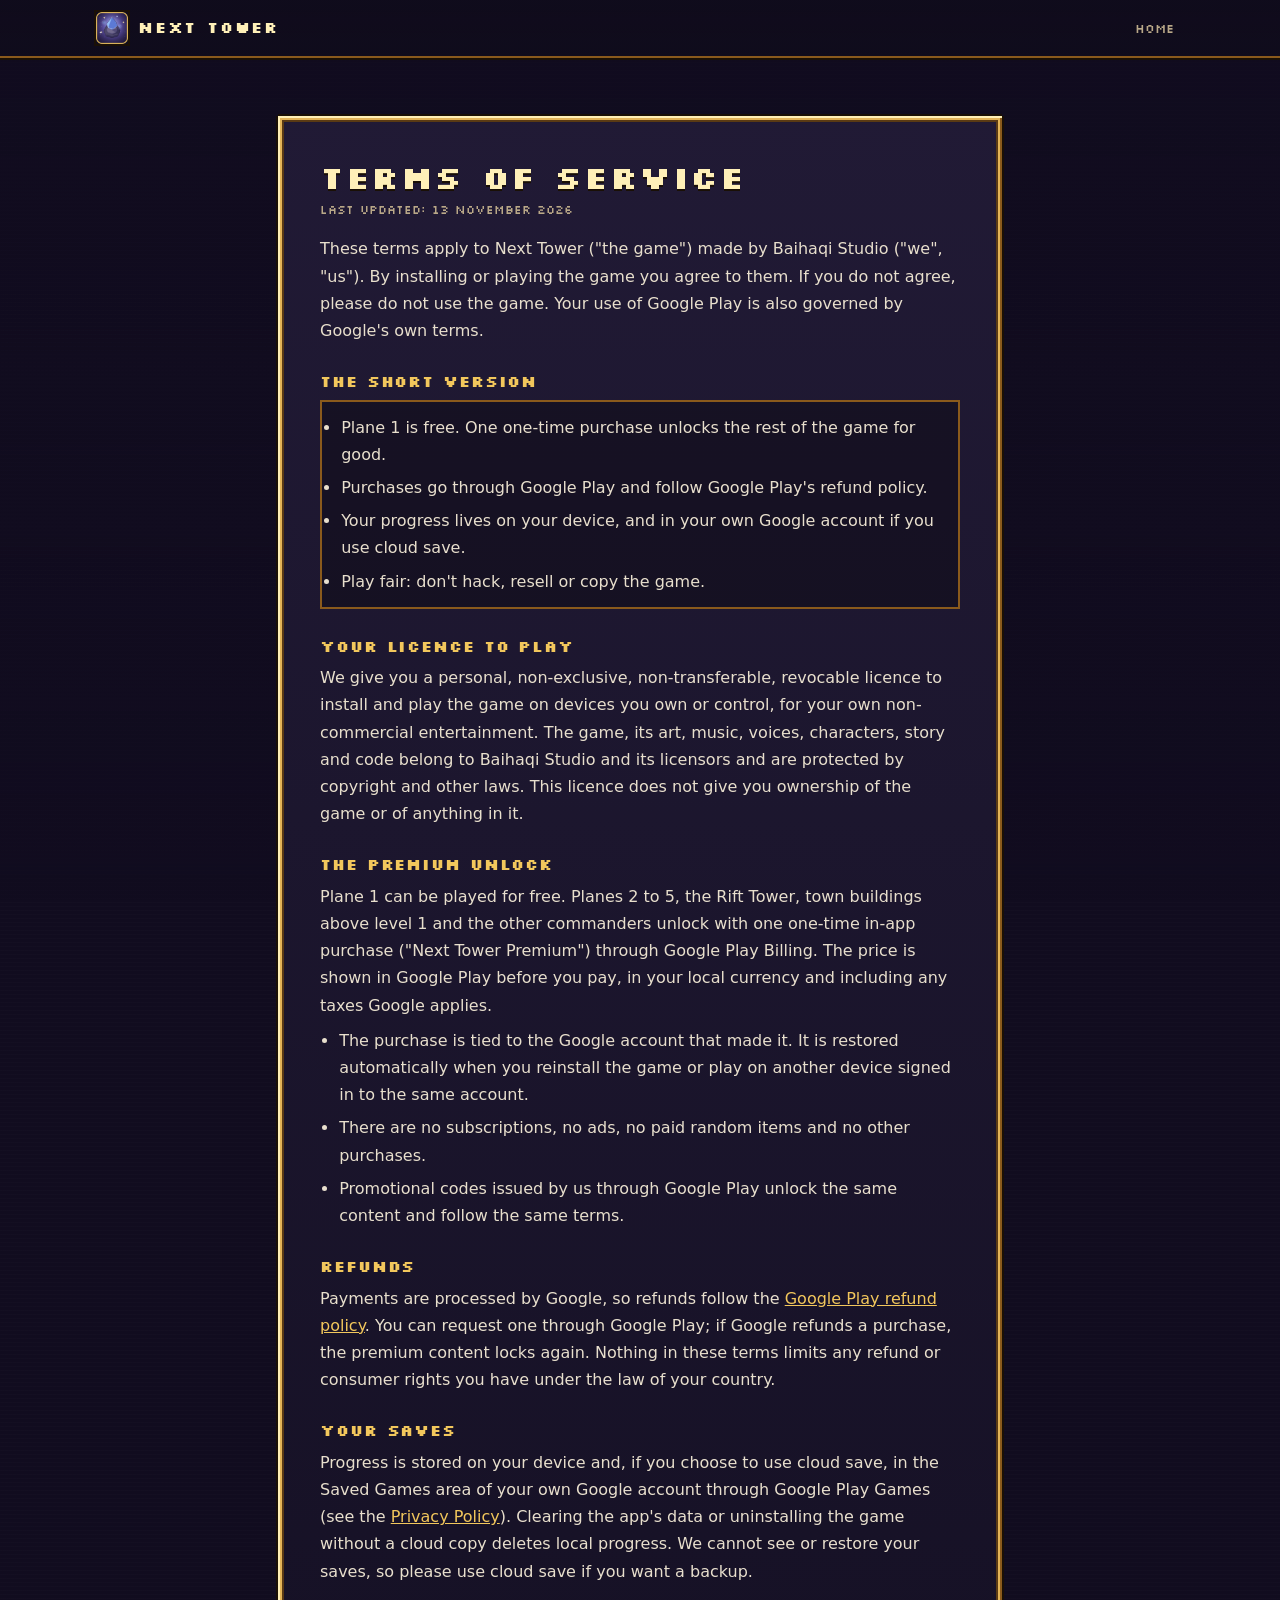
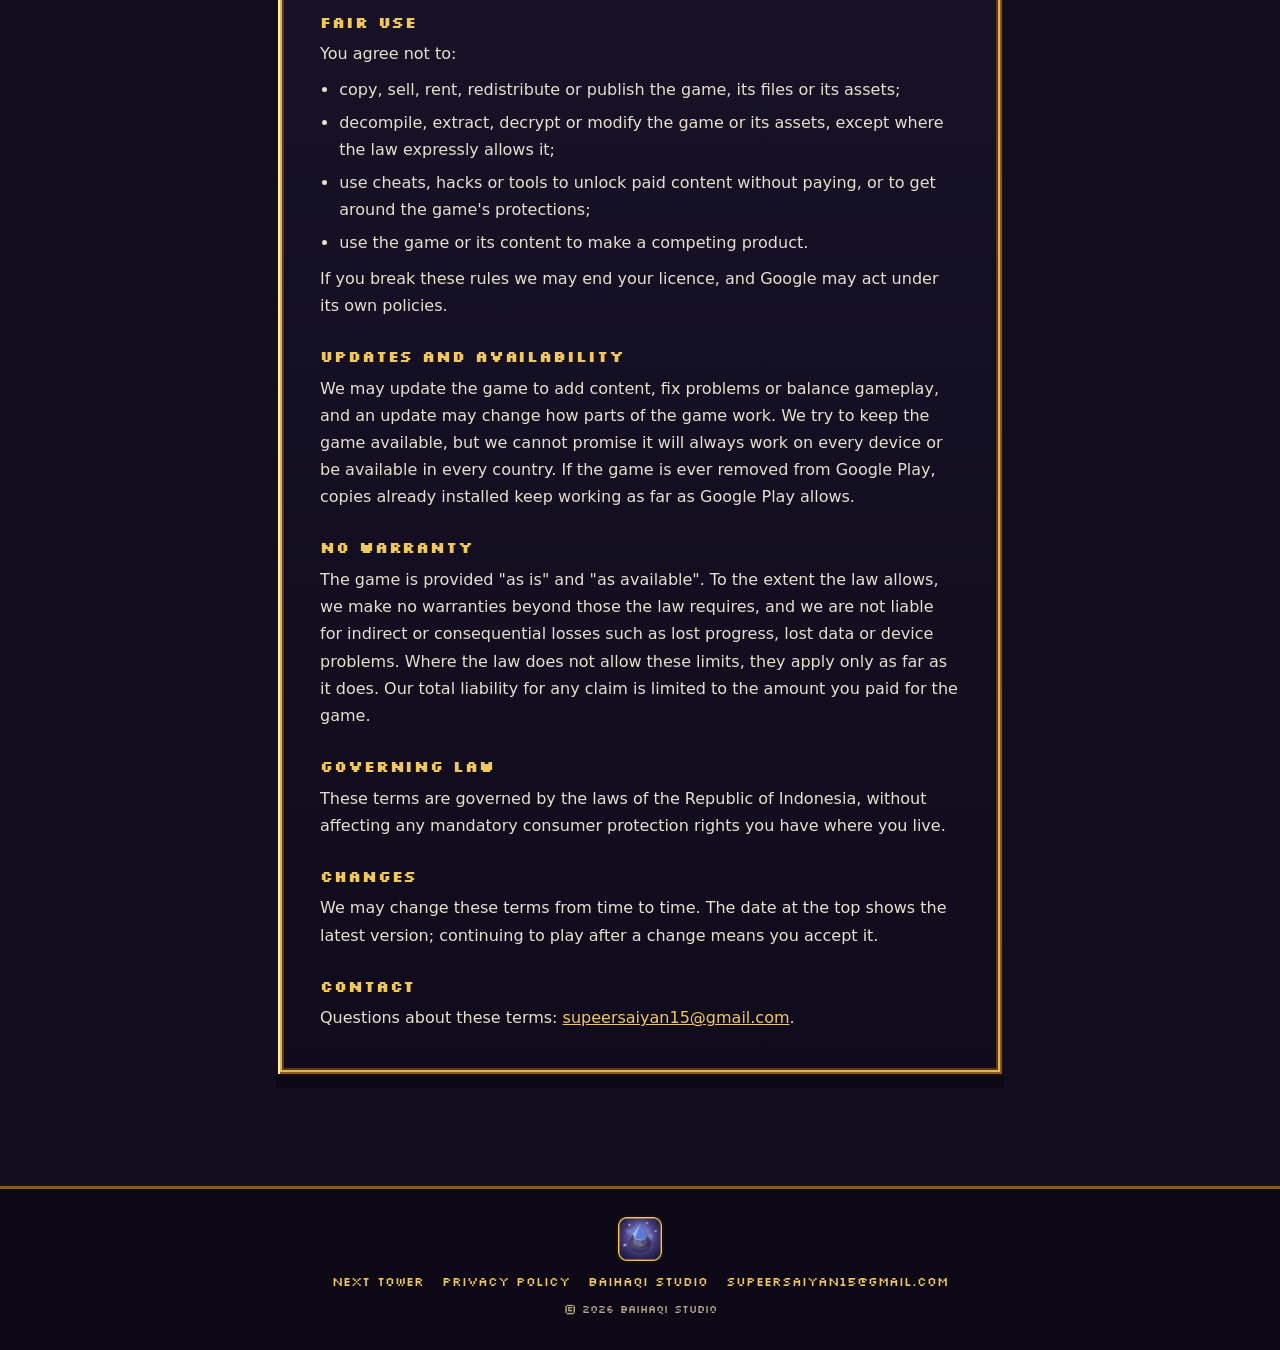
<file: terms.html>
<!doctype html>
<html lang="en">
<head>
<meta charset="utf-8">
<meta name="viewport" content="width=device-width, initial-scale=1, viewport-fit=cover">
<title>Terms of Service · Next Tower</title>
<meta name="description" content="Terms of Service for Next Tower: the licence to play, the one-time premium unlock through Google Play, refunds, saves and fair use.">
<link rel="canonical" href="https://fighterloo.github.io/next-tower-site/terms.html">
<meta name="theme-color" content="#110c1f">
<meta property="og:title" content="Terms of Service · Next Tower">
<meta property="og:image" content="https://fighterloo.github.io/next-tower-site/img/share.jpg">
<meta property="og:url" content="https://fighterloo.github.io/next-tower-site/terms.html">
<link rel="icon" href="favicon.ico" sizes="any">
<link rel="icon" href="favicon-48x48.png" type="image/png" sizes="48x48">
<link rel="icon" href="favicon-96x96.png" type="image/png" sizes="96x96">
<link rel="icon" href="favicon-192x192.png" type="image/png" sizes="192x192">
<link rel="apple-touch-icon" href="apple-touch-icon.png">
<link rel="manifest" href="site.webmanifest">
<link rel="stylesheet" href="css/site.css?v=202611131">
</head>
<body>

<header class="nav">
  <div class="wrap">
    <a class="brand" href="./"><img src="img/icon-192.png" alt="" width="32" height="32">NEXT TOWER</a>
    <nav class="nav-links" aria-label="Pages"><a href="./">Home</a></nav>
  </div>
</header>

<main class="legal">
  <div class="doc panel">

    <h1>Terms of Service</h1>
    <p class="date">Last updated: 13 November 2026</p>

    <p>These terms apply to Next Tower ("the game") made by Baihaqi Studio ("we", "us"). By installing or playing the
    game you agree to them. If you do not agree, please do not use the game. Your use of Google Play is also governed by
    Google's own terms.</p>

    <h2>The short version</h2>
    <ul class="short">
      <li>Plane 1 is free. One one-time purchase unlocks the rest of the game for good.</li>
      <li>Purchases go through Google Play and follow Google Play's refund policy.</li>
      <li>Your progress lives on your device, and in your own Google account if you use cloud save.</li>
      <li>Play fair: don't hack, resell or copy the game.</li>
    </ul>

    <h2>Your licence to play</h2>
    <p>We give you a personal, non-exclusive, non-transferable, revocable licence to install and play the game on
    devices you own or control, for your own non-commercial entertainment. The game, its art, music, voices, characters,
    story and code belong to Baihaqi Studio and its licensors and are protected by copyright and other laws. This licence
    does not give you ownership of the game or of anything in it.</p>

    <h2>The premium unlock</h2>
    <p>Plane 1 can be played for free. Planes 2 to 5, the Rift Tower, town buildings above level 1 and the other
    commanders unlock with one one-time in-app purchase ("Next Tower Premium") through Google Play Billing. The price is
    shown in Google Play before you pay, in your local currency and including any taxes Google applies.</p>
    <ul>
      <li>The purchase is tied to the Google account that made it. It is restored automatically when you reinstall the
      game or play on another device signed in to the same account.</li>
      <li>There are no subscriptions, no ads, no paid random items and no other purchases.</li>
      <li>Promotional codes issued by us through Google Play unlock the same content and follow the same terms.</li>
    </ul>

    <h2>Refunds</h2>
    <p>Payments are processed by Google, so refunds follow the
    <a href="https://support.google.com/googleplay/answer/2479637" rel="noopener">Google Play refund policy</a>. You can
    request one through Google Play; if Google refunds a purchase, the premium content locks again. Nothing in these
    terms limits any refund or consumer rights you have under the law of your country.</p>

    <h2>Your saves</h2>
    <p>Progress is stored on your device and, if you choose to use cloud save, in the Saved Games area of your own Google
    account through Google Play Games (see the <a href="privacy.html">Privacy Policy</a>). Clearing the app's data or
    uninstalling the game without a cloud copy deletes local progress. We cannot see or restore your saves, so please use
    cloud save if you want a backup.</p>

    <h2>Fair use</h2>
    <p>You agree not to:</p>
    <ul>
      <li>copy, sell, rent, redistribute or publish the game, its files or its assets;</li>
      <li>decompile, extract, decrypt or modify the game or its assets, except where the law expressly allows it;</li>
      <li>use cheats, hacks or tools to unlock paid content without paying, or to get around the game's protections;</li>
      <li>use the game or its content to make a competing product.</li>
    </ul>
    <p>If you break these rules we may end your licence, and Google may act under its own policies.</p>

    <h2>Updates and availability</h2>
    <p>We may update the game to add content, fix problems or balance gameplay, and an update may change how parts of the
    game work. We try to keep the game available, but we cannot promise it will always work on every device or be
    available in every country. If the game is ever removed from Google Play, copies already installed keep working as
    far as Google Play allows.</p>

    <h2>No warranty</h2>
    <p>The game is provided "as is" and "as available". To the extent the law allows, we make no warranties beyond those
    the law requires, and we are not liable for indirect or consequential losses such as lost progress, lost data or
    device problems. Where the law does not allow these limits, they apply only as far as it does. Our total liability for
    any claim is limited to the amount you paid for the game.</p>

    <h2>Governing law</h2>
    <p>These terms are governed by the laws of the Republic of Indonesia, without affecting any mandatory consumer
    protection rights you have where you live.</p>

    <h2>Changes</h2>
    <p>We may change these terms from time to time. The date at the top shows the latest version; continuing to play
    after a change means you accept it.</p>

    <h2>Contact</h2>
    <p>Questions about these terms: <a href="mailto:supeersaiyan15@gmail.com">supeersaiyan15@gmail.com</a>.</p>
  </div>
</main>

<footer class="foot">
  <div class="wrap">
    <img src="img/icon-192.png" alt="" width="44" height="44" loading="lazy">
    <p class="foot-links">
      <a href="./">Next Tower</a>
      <a href="privacy.html">Privacy Policy</a>
      <a href="https://fighterloo.github.io/">Baihaqi Studio</a>
      <a href="mailto:supeersaiyan15@gmail.com">supeersaiyan15@gmail.com</a>
    </p>
    <p class="fine">© 2026 Baihaqi Studio</p>
  </div>
</footer>

</body>
</html>
</file>
<file: css/site.css>
/* Next Tower: the game's HUD look (App.svelte tokens): navy-purple panels in a gold bevel, Silkscreen */
@font-face{font-family:'Silkscreen';src:url(../fonts/Silkscreen-Regular.ttf) format('truetype');font-weight:400;font-display:swap}
@font-face{font-family:'Silkscreen';src:url(../fonts/Silkscreen-Bold.ttf) format('truetype');font-weight:700;font-display:swap}
:root{
  --bg:#110c1f;--bg2:#1a1430;
  --ink:#f6ead2;--dim:#b9a888;--gold:#f2c75c;--gold-hi:#fff0b8;--gold-lo:#8a5a1c;--edge:#1a1006;
  --panel:linear-gradient(180deg,rgba(34,27,54,.96),rgba(16,12,28,.96));
  --bezel:linear-gradient(165deg,#fff0b8 0%,#e3b458 32%,#9a6a24 62%,#f0cf7a 100%);
  --green:#5fd46a;--green-lo:#1f6a2a;--soon:#a868ff;
  --fire:#ff7a2e;--water:#3d8bff;--lightning:#ffd84a;--ice:#9fe8ff;--nature:#6fd84a;--stone:#c79a6a;
  --px:'Silkscreen',ui-monospace,monospace;--sans:system-ui,'Segoe UI',Roboto,sans-serif;
  --gut:16px;--max:1120px;
}
*{box-sizing:border-box}
html{-webkit-text-size-adjust:100%;overflow-x:clip;scroll-behavior:smooth;scroll-padding-top:64px}
@media (prefers-reduced-motion:reduce){html{scroll-behavior:auto}}
body{margin:0;background:var(--bg);color:var(--ink);font:400 15px/1.55 var(--px);overflow-x:clip;
  background-image:repeating-linear-gradient(0deg,transparent 0 3px,rgba(255,255,255,.012) 3px 4px)}
img{max-width:100%;display:block}
/* The page backdrop: a snow battle, dim and soft, fixed behind everything (user, 5 Nov 2026) */
body::before{content:"";position:fixed;inset:0;z-index:-2;pointer-events:none;background:linear-gradient(180deg,rgba(17,12,31,.7),rgba(17,12,31,.55) 50%,rgba(17,12,31,.72))}
a{color:var(--gold)}
h1,h2,h3,p{margin:0}
:focus-visible{outline:2px solid var(--gold-hi);outline-offset:3px}
.wrap{max-width:var(--max);margin:0 auto;padding:0 var(--gut)}
.px{image-rendering:pixelated}
.sr{position:absolute;width:1px;height:1px;overflow:hidden;clip:rect(0 0 0 0);white-space:nowrap}

/* The panel: the game's card (gold bevel border, dark gradient fill, a dark rim outside) */
.panel{background:var(--panel) padding-box,var(--bezel) border-box;border:3px solid transparent;border-radius:6px;box-shadow:0 0 0 2px var(--edge),0 10px 28px rgba(0,0,0,.5)}
.shot{background:var(--bezel);padding:3px;border-radius:6px;box-shadow:0 0 0 2px var(--edge),0 14px 34px rgba(0,0,0,.55)}
.shot img{border-radius:3px;width:100%;height:auto;background:#000}

/* Top bar */
.nav{position:sticky;top:0;z-index:20;background:linear-gradient(180deg,rgba(16,12,28,.96),rgba(16,12,28,.88));border-bottom:2px solid var(--gold-lo);box-shadow:0 2px 0 var(--edge)}
.nav .wrap{display:flex;align-items:center;gap:14px;min-height:56px}
.brand{display:flex;align-items:center;gap:10px;color:var(--gold-hi);text-decoration:none;font-weight:700;letter-spacing:.12em;white-space:nowrap}
.brand img{width:32px;height:32px;border-radius:6px;box-shadow:0 0 0 2px var(--edge)}
.nav-links{display:flex;gap:4px;margin-left:auto;overflow-x:auto;scrollbar-width:none}
.nav-links::-webkit-scrollbar{display:none}
.nav-links a{color:var(--dim);text-decoration:none;font-size:13px;padding:8px 10px;white-space:nowrap;border-radius:4px}
.nav-links a:hover{color:var(--gold-hi);background:rgba(242,199,92,.08)}
@media (max-width:720px){.nav-links{display:none}}

/* Hero */
.hero{position:relative;isolation:isolate;overflow:hidden;padding:clamp(36px,7vw,84px) 0 clamp(40px,7vw,80px)}
.hero-bg{position:absolute;inset:-8px;z-index:-1;background:url(../img/town.webp) 50% 40%/cover;filter:brightness(.36);-webkit-mask-image:linear-gradient(180deg,#000 55%,transparent);mask-image:linear-gradient(180deg,#000 55%,transparent)}
.hero::after{content:"";position:absolute;inset:0;z-index:-1;background:linear-gradient(180deg,rgba(17,12,31,.25),rgba(17,12,31,.15) 45%,rgba(17,12,31,0) 100%)}
.hero .wrap{display:grid;grid-template-columns:1fr;gap:28px;align-items:center}
@media (min-width:900px){.hero .wrap{grid-template-columns:.95fr 1.05fr;gap:40px}}
.gems{display:flex;gap:6px;margin-bottom:14px}
.gems img{width:34px;height:34px;filter:drop-shadow(0 2px 0 var(--edge))}
.title{display:flex;flex-direction:column;gap:6px}
.title .name{font:700 clamp(38px,5.4vw,62px)/1 var(--px);letter-spacing:.06em;color:var(--gold-hi);
  text-shadow:0 3px 0 var(--gold-lo),0 6px 0 var(--edge),0 0 24px rgba(242,199,92,.25)}
.title .sub{font:400 clamp(13px,2vw,17px)/1.3 var(--px);letter-spacing:.14em;color:var(--ink);text-transform:uppercase}
.pitch{margin-top:16px;font-size:16px;color:var(--gold);letter-spacing:.04em}
.chips{list-style:none;padding:0;margin:18px 0 0;display:flex;flex-wrap:wrap;gap:8px}
.chips li{display:flex;align-items:center;gap:6px;padding:6px 10px;font-size:13px;background:rgba(16,12,28,.85);border:2px solid var(--gold-lo);border-radius:5px;box-shadow:0 0 0 1px var(--edge)}
.chips b{color:var(--gold-hi);font-weight:700}
.cta{display:flex;flex-wrap:wrap;gap:10px;margin-top:22px}
.btn{display:inline-flex;align-items:center;justify-content:center;gap:10px;min-height:48px;padding:0 18px;font:700 14px var(--px);letter-spacing:.06em;text-decoration:none;border-radius:6px;color:var(--ink);background:var(--panel) padding-box,var(--bezel) border-box;border:3px solid transparent;box-shadow:0 0 0 2px var(--edge);transition:filter .15s,transform .15s}
.btn:hover{filter:brightness(1.12)}
.btn-gold{background:linear-gradient(180deg,#ffe08a,#e0a83a) padding-box,var(--bezel) border-box;color:#2a1804}
.btn small{display:block;font-size:10px;font-weight:400;letter-spacing:.1em;opacity:.85}
.btn .tx{display:flex;flex-direction:column;align-items:flex-start;line-height:1.15}
.play-ico{width:22px;height:22px;flex:none}
.soon-btn{cursor:default}
.soon-btn:hover{filter:none}
@media (max-width:480px){.cta .btn{flex:1 1 100%}}

/* Sections */
section{padding:clamp(40px,7vw,80px) 0 0}
.sec-head{display:flex;align-items:center;gap:14px;margin-bottom:20px}
.sec-head h2{font:700 clamp(20px,3.4vw,28px)/1.15 var(--px);letter-spacing:.06em;color:var(--gold-hi);text-shadow:0 2px 0 var(--edge);text-transform:uppercase}
.sec-head::after{content:"";flex:1;height:3px;background:linear-gradient(90deg,var(--gold-lo),transparent);box-shadow:0 1px 0 var(--edge)}
.sec-head .ico{width:28px;height:28px;flex:none}
.lead{color:var(--dim);margin:-8px 0 20px;max-width:46em}
.tag{display:inline-block;padding:3px 8px;font:700 11px var(--px);letter-spacing:.08em;border-radius:4px;color:#10220f;background:var(--green);box-shadow:0 0 0 2px var(--edge)}
.tag.soon{color:#fff;background:var(--soon)}
.tag.free{color:#2a1804;background:var(--gold)}

/* Heroes */
.heroes{list-style:none;padding:0;margin:0;display:grid;grid-template-columns:repeat(auto-fill,minmax(150px,1fr));gap:12px}
.hero-card{position:relative;padding:12px 10px 14px;text-align:center;display:flex;flex-direction:column;align-items:center;gap:4px}
.hero-card::before{content:"";position:absolute;inset:0;border-radius:3px;background:radial-gradient(ellipse 70% 55% at 50% 38%,color-mix(in srgb,var(--c) 30%,transparent),transparent 72%);pointer-events:none}
.hero-card .por{width:112px;height:112px;image-rendering:pixelated;position:relative}
.hero-card h3{font:700 16px var(--px);letter-spacing:.08em;color:var(--ink)}
.hero-card p{font-size:11px;color:var(--dim);letter-spacing:.04em;min-height:2.6em}
.hero-card .el{display:flex;align-items:center;gap:6px;font:700 12px var(--px);color:var(--c);text-transform:uppercase;letter-spacing:.08em}
.hero-card .el img{width:20px;height:20px}

/* Feature rows: picture + a few lines */
.feat{display:grid;grid-template-columns:1fr;gap:20px;align-items:center}
@media (min-width:860px){.feat{grid-template-columns:1.25fr 1fr;gap:32px}.feat.flip>.shot{order:2}}
.feat+.feat{margin-top:28px}
.feat-body{padding:clamp(16px,2.6vw,24px)}
.feat-body h3{font:700 18px var(--px);color:var(--gold-hi);letter-spacing:.06em;margin-bottom:10px;text-transform:uppercase}
.feat-body>p{color:var(--ink);margin-bottom:12px}
.ticks{list-style:none;padding:0;margin:0;display:grid;gap:8px}
.ticks li{display:flex;align-items:center;gap:10px;font-size:13px}
.ticks li::before{content:"";flex:none;width:8px;height:8px;background:var(--gold);box-shadow:0 0 0 2px var(--edge)}
.recipes{list-style:none;padding:0;margin:0;display:grid;gap:8px}
.recipes li{display:flex;align-items:center;gap:8px;font-size:13px;padding:6px 8px;background:rgba(0,0,0,.25);border-radius:4px}
.recipes img{width:22px;height:22px}
.recipes i{font-style:normal;color:var(--dim)}
.recipes b{margin-left:auto;color:var(--gold-hi);font-weight:700;text-align:right}
.stats{display:flex;flex-wrap:wrap;gap:10px;margin-top:14px}
.stat{flex:1 1 90px;padding:10px;text-align:center;background:rgba(0,0,0,.28);border:2px solid var(--gold-lo);border-radius:5px}
.stat b{display:block;font:700 24px/1 var(--px);color:var(--gold-hi)}
.stat span{font-size:11px;color:var(--dim);letter-spacing:.06em}

/* Commanders */
.cmds{list-style:none;padding:0;margin:0;display:grid;gap:8px}
.cmds li{display:grid;grid-template-columns:auto 1fr auto;align-items:center;gap:10px;padding:8px 10px;background:rgba(0,0,0,.25);border-radius:4px;font-size:13px}
.cmds .ic{width:30px;height:30px;display:grid;place-items:center;border-radius:5px;background:var(--bezel);box-shadow:0 0 0 2px var(--edge);color:var(--edge);font-weight:700}
.cmds b{color:var(--ink)}
.cmds small{display:block;color:var(--dim);font-size:11px}
.cmds .q{width:40px;height:40px;display:grid;place-items:center;font:700 18px var(--px);color:var(--dim);border-radius:4px;background:repeating-linear-gradient(45deg,#1b1430 0 6px,#160f28 6px 12px);box-shadow:0 0 0 2px #3a2d5a}
.cmds li.soon b{color:var(--dim)}

/* Ultimate: a bar of points, then one big shot the full width */
.ult{margin-top:28px;display:grid;gap:16px}
.ult-head{display:flex;flex-wrap:wrap;align-items:center;gap:10px 32px;padding:14px clamp(16px,2.6vw,24px)}
.ult-head h3{font:700 18px var(--px);color:var(--gold-hi);letter-spacing:.06em;text-transform:uppercase}
.ult-head .ticks{display:flex;flex-wrap:wrap;gap:8px 28px}

/* Town gallery */
.town-big{margin-bottom:16px}
.gallery{list-style:none;padding:0;margin:0;display:grid;grid-template-columns:repeat(auto-fill,minmax(min(100%,300px),1fr));gap:14px}
.gallery figure{margin:0}
.gallery figcaption{display:flex;align-items:center;gap:8px;margin-top:10px;font:700 14px var(--px);color:var(--gold-hi);letter-spacing:.06em;text-transform:uppercase}
.gallery figcaption span{font-weight:400;font-size:11px;color:var(--dim);text-transform:none;letter-spacing:.03em}

/* Planes */
.planes{list-style:none;padding:0;margin:0;display:grid;grid-template-columns:repeat(auto-fill,minmax(min(100%,200px),1fr));gap:14px}
.plane{overflow:hidden;display:flex;flex-direction:column}
.plane-art{position:relative;aspect-ratio:16/10;overflow:hidden;background:#0b0816}
.plane-art img{width:100%;height:100%;object-fit:cover}
.plane-art .tag{position:absolute;left:8px;top:8px}
.plane-body{padding:10px 12px 14px;display:flex;flex-direction:column;gap:4px}
.plane-body .n{font:700 11px var(--px);color:var(--dim);letter-spacing:.12em}
.plane-body h3{font:700 16px var(--px);color:var(--ink);letter-spacing:.05em}
.plane-body p{font-size:12px;color:var(--dim)}
.plane.locked .plane-art{display:grid;place-items:center;background:repeating-linear-gradient(45deg,#1b1430 0 10px,#160f28 10px 20px)}
.plane.locked .plane-art svg{width:56px;height:56px;opacity:.9}
.plane.locked h3{color:var(--dim)}
.days{display:flex;flex-wrap:wrap;gap:6px;margin-top:4px}
.days span{font-size:11px;padding:2px 6px;border-radius:0;white-space:nowrap;background:rgba(0,0,0,.35);color:var(--ink)}

/* Tower mode */
.tower{display:grid;grid-template-columns:1fr;gap:18px;align-items:center;padding:clamp(18px,3vw,28px);position:relative;overflow:hidden}
@media (min-width:720px){.tower{grid-template-columns:auto 1fr}}
.tower svg{width:120px;height:auto;margin:0 auto;filter:drop-shadow(5px 0 0 #1a1006) drop-shadow(-5px 0 0 #1a1006) drop-shadow(0 5px 0 #1a1006) drop-shadow(0 -5px 0 #1a1006) drop-shadow(0 8px 6px rgba(0,0,0,.45))}
.tower h3{font:700 22px var(--px);color:var(--gold-hi);letter-spacing:.06em;margin:8px 0}
.tower p{color:var(--dim);max-width:36em}
.floors{display:flex;gap:6px;flex-wrap:wrap;margin-top:12px}
.floors span{width:34px;height:34px;display:grid;place-items:center;font:700 12px var(--px);border-radius:4px;background:rgba(0,0,0,.35);border:2px solid #3a2d5a;color:var(--dim)}
.floors span:last-child{border-color:var(--soon);color:#fff}

/* Videos */
.videos{display:grid;grid-template-columns:1fr;gap:16px}
@media (min-width:760px){.videos{grid-template-columns:1fr 1fr}}
.vid{position:relative;aspect-ratio:16/9;overflow:hidden;display:grid;place-items:center;text-align:center}
.vid>img{position:absolute;inset:0;width:100%;height:100%;object-fit:cover;filter:brightness(.32) saturate(.7) blur(1px)}
.vid .in{position:relative;display:flex;flex-direction:column;align-items:center;gap:10px;padding:12px}
.vid .pl{width:64px;height:64px;border-radius:50%;display:grid;place-items:center;background:rgba(16,12,28,.8);box-shadow:0 0 0 3px var(--gold-lo),0 0 0 5px var(--edge)}
.vid .pl::after{content:"";margin-left:6px;border-left:20px solid var(--dim);border-top:12px solid transparent;border-bottom:12px solid transparent}
.vid h3{font:700 18px var(--px);letter-spacing:.08em;color:var(--ink);text-transform:uppercase}

/* Price */
.price{display:grid;grid-template-columns:1fr;gap:16px}
@media (min-width:760px){.price{grid-template-columns:1fr 1fr}}
.tier{padding:clamp(18px,3vw,26px);display:flex;flex-direction:column;gap:12px}
.tier .amt{font:700 clamp(28px,5vw,38px)/1 var(--px);color:var(--gold-hi);text-shadow:0 2px 0 var(--edge)}
.tier .amt small{display:block;margin-top:6px;font-size:13px;color:var(--dim);font-weight:400;text-shadow:none}
.tier h3{display:flex;align-items:center;gap:10px;font:700 16px var(--px);letter-spacing:.08em;text-transform:uppercase}
.tier.best{background:linear-gradient(180deg,rgba(58,40,22,.96),rgba(24,16,10,.96)) padding-box,var(--bezel) border-box}
.ticks .no::before{background:#6b5d7f}
.ticks .no{color:var(--dim)}
.store{margin-top:22px;display:flex;justify-content:center}

/* Footer */
.foot{margin-top:clamp(56px,9vw,110px);padding:28px 0 calc(32px + env(safe-area-inset-bottom));border-top:3px solid var(--gold-lo);box-shadow:0 -2px 0 var(--edge);background:rgba(10,7,18,.6);text-align:center}
.foot .wrap{display:flex;flex-direction:column;align-items:center;gap:10px}
.foot img{width:44px;height:44px;border-radius:8px;box-shadow:0 0 0 2px var(--edge)}
.foot-links{display:flex;flex-wrap:wrap;justify-content:center;gap:6px 18px;font-size:13px}
.foot-links a{text-decoration:none}
.foot-links a:hover{text-decoration:underline}
.fine{font-size:11px;color:var(--dim)}

/* Legal page: Silkscreen for headings, plain sans for the reading */
.legal{max-width:760px;margin:0 auto;padding:clamp(28px,5vw,56px) var(--gut) 0}
.legal .doc{padding:clamp(18px,4vw,36px);font:400 16px/1.7 var(--sans)}
.legal h1{font:700 clamp(24px,4vw,32px)/1.2 var(--px);color:var(--gold-hi);letter-spacing:.05em;margin-bottom:6px;text-shadow:0 2px 0 var(--edge)}
.legal h2{font:700 15px/1.3 var(--px);color:var(--gold);letter-spacing:.06em;margin:28px 0 8px;text-transform:uppercase}
.legal p,.legal li{color:#e8dfcd}
.legal p+p{margin-top:10px}
.legal ul{padding-left:1.2em;margin:8px 0}
.legal li+li{margin-top:6px}
.legal .date{font:400 12px var(--px);color:var(--dim);margin-bottom:18px}
.short{background:rgba(0,0,0,.28);border:2px solid var(--gold-lo);border-radius:6px;padding:12px 16px;margin-top:8px}

/* 404 */
.lost{min-height:70vh;display:grid;place-items:center;text-align:center;padding:48px var(--gut)}
.lost .panel{padding:28px;max-width:420px}
.lost h1{font:700 40px var(--px);color:var(--gold-hi);text-shadow:0 3px 0 var(--edge)}
.lost p{color:var(--dim);margin:12px 0 20px}

/* --- 13 Nov 2026: content for the release (5 planes, 5 commanders, modes, trailer slot) --- */
.rank{margin-top:28px}
.ranks{list-style:none;padding:0;margin:0 0 14px;display:flex;gap:6px}
.ranks li{flex:1;display:grid;place-items:center;height:34px;border-radius:4px;background:rgba(0,0,0,.35);border:2px solid var(--gold-lo)}
.ranks b{font:700 13px var(--px);color:var(--gold-hi)}
.ranks li:last-child{border-color:var(--gold);background:rgba(242,199,92,.14)}
.times{list-style:none;padding:0;margin:0;display:grid;gap:8px}
.times li{display:flex;align-items:center;gap:10px;font-size:13px;padding:6px 8px;background:rgba(0,0,0,.25);border-radius:4px}
.times li::before{content:"";width:14px;height:14px;flex:none;border-radius:2px;box-shadow:0 0 0 2px var(--edge)}
.times .t-am::before{background:#ffd84a}.times .t-pm::before{background:#ff8a4a}.times .t-nt::before{background:#5a4ab8}
.map{margin-top:28px}
/* Commanders: two shots side by side, the turret one under them */
.duo{display:grid;grid-template-columns:1fr 1fr;gap:12px}
.duo .wide{grid-column:1/-1}
/* Modes */
.modes{display:grid;grid-template-columns:1fr;gap:14px}
@media (min-width:860px){.modes{grid-template-columns:repeat(3,1fr)}}
.mode{display:grid;grid-template-columns:auto 1fr;gap:16px;align-items:start;padding:clamp(16px,2.6vw,22px)}
.mode>svg{width:56px;height:auto;filter:drop-shadow(0 3px 0 var(--edge))}
.mode.tower>svg{width:56px;margin:0}
.mode h3{font:700 17px var(--px);color:var(--gold-hi);letter-spacing:.06em;text-transform:uppercase;margin:0 0 4px}
.mode .big{font-size:13px;color:var(--dim);margin-bottom:10px}
.mode .big b{font:700 26px/1 var(--px);color:var(--ink);margin-right:4px}
.mini,.blds{list-style:none;padding:0;margin:0;display:flex;flex-wrap:wrap;gap:6px}
.mini li,.blds li{font-size:11px;padding:3px 7px;border-radius:3px;background:rgba(0,0,0,.35);border:1px solid #3a2d5a;color:var(--ink)}
.blds{margin-top:14px;justify-content:center}
.blds li{font-size:12px;padding:4px 9px;border-color:var(--gold-lo)}
/* Trailer slot: poster + "coming soon"; with data-yt it plays the YouTube video */
#video .vid{max-width:900px;margin:0 auto}
#video .vid>img{filter:brightness(.45) saturate(.85)}
.vid.ready>img,#video .vid.ready>img{filter:brightness(.78)}
.vid.ready .pl,.vid.ready .in{display:none}
.vid-play{position:absolute;inset:0;width:100%;height:100%;border:0;background:transparent;cursor:pointer}
.vid-play::before{content:"";position:absolute;left:50%;top:50%;width:84px;height:84px;margin:-42px 0 0 -42px;border-radius:50%;background:rgba(16,12,28,.85);box-shadow:0 0 0 3px var(--gold),0 0 0 6px var(--edge)}
.vid-play::after{content:"";position:absolute;left:50%;top:50%;margin:-16px 0 0 -8px;border-left:28px solid var(--gold-hi);border-top:16px solid transparent;border-bottom:16px solid transparent}
.vid-play:hover::before{background:rgba(58,40,22,.95)}
.vid iframe{position:absolute;inset:0;width:100%;height:100%;border:0}
/* Price: the little perks row */
.perks{list-style:none;padding:0;margin:18px 0 0;display:flex;flex-wrap:wrap;justify-content:center;gap:8px}
.perks li{display:flex;align-items:center;gap:8px;padding:8px 12px;font-size:13px;background:rgba(16,12,28,.85);border:2px solid var(--gold-lo);border-radius:5px;box-shadow:0 0 0 1px var(--edge)}
.perks b{font:700 18px/1 var(--px);color:var(--gold-hi)}
.perks svg{width:22px;height:22px}
.perks small{font-size:10px;color:var(--dim)}

/* Music button: bottom left, the game's menu theme on/off */
.music{position:fixed;left:14px;bottom:calc(14px + env(safe-area-inset-bottom));z-index:30;display:flex;align-items:center;gap:10px;min-height:44px;padding:0 14px 0 12px;
  background:var(--panel) padding-box,var(--bezel) border-box;border:3px solid transparent;border-radius:6px;box-shadow:0 0 0 2px var(--edge),0 8px 20px rgba(0,0,0,.5);
  color:var(--gold-hi);font:700 13px var(--px);letter-spacing:.1em;text-transform:uppercase;cursor:pointer;touch-action:manipulation}
.music:hover{filter:brightness(1.15)}
.music .eq{display:flex;align-items:flex-end;gap:3px;height:16px}
.music .eq i{display:block;width:4px;height:4px;background:var(--dim)}
.music[aria-pressed=true] .eq i{background:var(--gold);animation:eq .9s steps(4) infinite}
.music[aria-pressed=true] .eq i:nth-child(2){animation-delay:.25s}
.music[aria-pressed=true] .eq i:nth-child(3){animation-delay:.5s}
.music[aria-pressed=true] .eq i:nth-child(4){animation-delay:.15s}
.music[aria-pressed=false] .eq i:nth-child(2),.music[aria-pressed=false] .eq i:nth-child(4){height:8px}
@keyframes eq{0%,100%{height:4px}50%{height:16px}}
@media (max-width:600px){.music .music-label{display:none}.music{padding:0 12px}}
@media (prefers-reduced-motion:reduce){.music[aria-pressed=true] .eq i{animation:none;height:12px}}

/* Top: a 15 s combat loop from the trailer */
.shot video{display:block;width:100%;height:auto;aspect-ratio:16/9;border-radius:3px;background:#000;object-fit:cover}

/* Heroes: the cards are buttons; the picked one glows */
.hero-card[data-hero]{cursor:pointer;transition:transform .15s,filter .15s}
.hero-card[data-hero]:hover{transform:translateY(-3px);filter:brightness(1.12)}
.hero-card.on{box-shadow:0 0 0 2px var(--edge),0 0 0 4px var(--c),0 10px 28px rgba(0,0,0,.5)}
.hero-card.on h3{color:var(--gold-hi)}

/* Rank path: the picked hero's looks, skills, jobs and ultimate */
.rankpath{margin-top:20px;padding:clamp(16px,2.6vw,24px);display:grid;gap:20px;grid-template-columns:1fr;--c:var(--gold)}
@media (min-width:860px){.rankpath{grid-template-columns:280px 1fr;gap:28px}}
.rp-stage{display:flex;flex-direction:column;align-items:center;text-align:center;gap:6px;padding:16px 12px;border-radius:5px;
  background:radial-gradient(ellipse 70% 50% at 50% 34%,color-mix(in srgb,var(--c) 32%,transparent),transparent 72%),rgba(0,0,0,.28);border:2px solid var(--gold-lo)}
.rp-figure{height:200px;display:grid;place-items:end center;padding-bottom:6px;background:radial-gradient(ellipse 40% 8% at 50% 96%,rgba(0,0,0,.55),transparent 70%)}
.rp-look{font:700 11px var(--px);letter-spacing:.12em;text-transform:uppercase;color:var(--c)}
.rp-stage h3{font:700 22px var(--px);letter-spacing:.1em;color:var(--gold-hi)}
.rp-title{display:flex;align-items:center;gap:6px;font-size:12px;color:var(--dim);letter-spacing:.06em}
.rp-sig{margin-top:6px;font-size:11px;color:var(--ink);line-height:1.5}
.rp-sig b{display:block;color:var(--gold);font-size:12px;letter-spacing:.06em}
.spr{display:block;width:var(--sw);height:var(--sh);background-repeat:no-repeat;background-position:0 var(--sy);image-rendering:pixelated;animation:rp-idle 1s steps(6) infinite}
@keyframes rp-idle{to{background-position:calc(var(--sw) * -6) var(--sy)}}
@media (prefers-reduced-motion:reduce){.spr{animation:none}}
.rp-steps{list-style:none;margin:0;padding:0;display:grid;gap:10px}
.rp-step{display:grid;grid-template-columns:auto auto 1fr;align-items:center;gap:12px;padding:10px 12px;border-radius:5px;background:rgba(0,0,0,.25);border:2px solid transparent}
.rp-step.on{border-color:var(--gold-lo);background:rgba(242,199,92,.06)}
.rp-step.rp-jobs,.rp-step.rp-ult{grid-template-columns:auto 1fr}
.rk{display:grid;place-items:center;width:38px;height:30px;font:700 13px var(--px);color:var(--gold-hi);border-radius:4px;background:rgba(0,0,0,.35);border:2px solid var(--gold-lo)}
.rp-step.on .rk,.rp-ult .rk{border-color:var(--gold);background:rgba(242,199,92,.14)}
.rp-txt{min-width:0;display:grid;gap:6px}
.rp-txt>b{font:700 13px var(--px);letter-spacing:.08em;text-transform:uppercase;color:var(--gold-hi)}
.rp-txt>span{font-size:12px;color:var(--dim);text-transform:capitalize}
.rp-look-btn,.rp-job{cursor:pointer;border:2px solid var(--gold-lo);border-radius:5px;background:rgba(0,0,0,.3);color:var(--ink);font:inherit;padding:6px;display:grid;place-items:center;transition:border-color .15s,background .15s}
.rp-look-btn:hover,.rp-job:hover{border-color:var(--gold)}
.rp-look-btn[aria-pressed=true],.rp-job[aria-pressed=true]{border-color:var(--gold-hi);background:rgba(242,199,92,.16)}
.rp-chips{list-style:none;margin:0;padding:0;display:flex;flex-wrap:wrap;gap:6px}
.rp-chips li{padding:5px 9px;border-radius:4px;background:rgba(0,0,0,.35);border:1px solid var(--gold-lo);font-size:11px;line-height:1.4;max-width:100%}
.rp-chips li b{color:var(--c);letter-spacing:.06em;margin-right:6px}
.rp-chips li span{color:var(--dim)}
.rp-chips.alts li b{color:var(--gold-hi);margin:0}
.rp-jobgrid{display:grid;grid-template-columns:repeat(2,1fr);gap:8px}
@media (min-width:600px){.rp-jobgrid{grid-template-columns:repeat(4,1fr)}}
.rp-job{gap:4px;padding:8px 6px;align-content:end}
.rp-job b{font:700 11px var(--px);letter-spacing:.06em;color:var(--gold-hi);text-transform:uppercase}
.rp-job span{font-size:10px;color:var(--dim);line-height:1.3}
.rp-ultname{font:700 18px var(--px);letter-spacing:.06em;color:var(--c);text-shadow:0 2px 0 var(--edge)}
.rp-ultfx{font-size:12px;color:var(--ink)}
.rp-nojs{font-size:13px;color:var(--dim)}

/* Commanders: the list panel as tall as the pictures, a story line each and the lore under it */
@media (min-width:860px){#commander .feat{align-items:stretch}}
#commander .feat-body{display:flex;flex-direction:column;gap:14px}
#commander .cmds{flex:1;grid-auto-rows:1fr}
.cmds q{display:block;margin-top:3px;font-size:11px;color:var(--gold);quotes:"\201C" "\201D";letter-spacing:.02em}
.cmd-lore{padding:12px 14px;border-radius:5px;background:rgba(0,0,0,.3);border-left:3px solid var(--gold);font-size:12px;line-height:1.6;color:var(--ink)}
#commander .duo{align-content:start}
#commander .duo .shot{align-self:start}
.rp-stats{margin-top:auto;width:100%;padding-top:12px}
.rp-stats .stat{padding:8px}
.rp-stats .stat b{font-size:18px}
@media (max-width:599px){
  .rp-step{grid-template-columns:auto auto 1fr}
  .rp-step .rp-txt{grid-column:1/-1}
  .rp-step.rp-jobs .rp-txt,.rp-step.rp-ult .rp-txt{grid-column:1/-1}
  .rp-figure{height:170px}
}

/* ---------------------------------------------------------------- the pixel-art pass (26 Nov 2026)
   (user: "pastikan tema nya bener2 pixel art dan ada animasi"): every frame a stepped pixel bevel at 2x
   (img/ui/frame.svg, a 10x10 9-slice: dark rim, light top-left, gold, shadow bottom-right), no rounded
   corners anywhere, each section on its own picture shown as big pixels (img/bg/, 384 px wide, scaled
   up pixelated), and fireflies drifting over the page (js/fireflies.js) */
.panel,.shot,.btn,.vid{border-radius:0;border:8px solid transparent;border-image:url(../img/ui/frame.svg) 4 / 8px stretch;box-shadow:0 12px 0 rgba(0,0,0,.28)}
.panel,.btn,.vid{background:var(--panel) padding-box}
.shot{padding:0;background:#000 padding-box}
.shot img,.shot video{border-radius:0}
.btn-gold{background:linear-gradient(180deg,#ffe08a 0 50%,#f2c75c 50% 100%) padding-box}
.btn:active{transform:translateY(2px)}
.chips li,.stat,.tag,.cmd-lore,.ic,.q,.rk,.rp-job,.rp-stage,.rp-step,.short,.recipes li,.cmds li,.nav-links a,.brand img{border-radius:0}
.chips li{box-shadow:0 0 0 2px var(--edge),inset 0 -3px 0 rgba(0,0,0,.35)}
.tag{box-shadow:0 0 0 2px var(--edge),inset 0 -2px 0 rgba(0,0,0,.25)}
/* section headings: a pixel gem before, a stepped rule after */
.sec-head h2::before{content:"";display:inline-block;width:12px;height:12px;margin-right:12px;vertical-align:.08em;background:var(--gold);box-shadow:3px 3px 0 var(--gold-lo),-2px -2px 0 var(--gold-hi),0 0 0 2px var(--edge)}
.sec-head::after{height:4px;background:repeating-linear-gradient(90deg,var(--gold-lo) 0 8px,transparent 8px 12px);box-shadow:none}
/* each section on its own picture: big soft pixels, dimmed, fading in and out at the edges */
section{position:relative;isolation:isolate;padding-bottom:clamp(40px,7vw,80px)}
  -webkit-mask-image:linear-gradient(180deg,transparent,#000 14%,#000 86%,transparent);mask-image:linear-gradient(180deg,transparent,#000 14%,#000 86%,transparent)}
/* the element edges under the recipes */
.edges{list-style:none;padding:0;margin:14px 0 0;display:grid;grid-template-columns:1fr 1fr;gap:6px}
.edges li{display:flex;align-items:center;gap:8px;font-size:12px;padding:6px 8px;background:rgba(0,0,0,.25);box-shadow:inset 3px 0 0 var(--c)}
.edges img{width:20px;height:20px;flex:none}
.edges b{color:var(--c);font-weight:700}
@media (max-width:480px){.edges{grid-template-columns:1fr}}
/* the fireflies' layer */
/* (behind every card and line of text: only a background, user 26 Nov 2026) */
.flies{position:fixed;inset:0;z-index:-1;pointer-events:none;image-rendering:pixelated;width:100%;height:100%}
/* the title's letters bob, one after another (a pixel game's title screen) */
.title .name .ch{display:inline-block;animation:bob 2.4s steps(4) infinite;animation-delay:calc(var(--i) * .12s)}
@keyframes bob{0%,100%{transform:translateY(0)}50%{transform:translateY(-4px)}}
@media (prefers-reduced-motion:reduce){.title .name .ch{animation:none}}
.title .name .w{white-space:nowrap}
/* the rank path on the Library's paper (user, 26 Nov 2026: "model kertas texture kaya di library termasuk
   preview skillnya"): ink on parchment, the element colours darkened to read on it, a looping clip of
   each skill and of the job's ultimate (img/clips, the game's own Library clips) */
.rankpath{--ink2:#3a2410;--ink3:#6a4426;--rule:#b08a5a;--cd:color-mix(in srgb,var(--c) 50%,#3a2410);
  background:url(../img/ui/paper.webp) 50% 50%/cover,#e8d2a6;background-origin:padding-box;background-clip:padding-box;color:var(--ink2)}
.rankpath .rp-stage{background:radial-gradient(ellipse 70% 50% at 50% 30%,color-mix(in srgb,var(--c) 30%,transparent),transparent 75%),rgba(74,42,18,.1);box-shadow:inset 0 0 0 2px rgba(74,42,18,.35)}
.rankpath .rp-figure{background:radial-gradient(ellipse 40% 8% at 50% 96%,rgba(58,36,16,.45),transparent 70%)}
.rankpath .rp-look{color:var(--cd)}
.rankpath .rp-stage h3{color:var(--ink2);text-shadow:none}
.rankpath .rp-title{color:var(--ink3)}
.rankpath .rp-sig{color:var(--ink2)}
.rankpath .rp-sig b{color:#8a5a1c}
.rankpath .stat{background:rgba(74,42,18,.1);border-color:var(--rule)}
.rankpath .stat b{color:var(--ink2)}
.rankpath .stat span{color:var(--ink3)}
.rankpath .rp-step{background:rgba(74,42,18,.08);border-color:transparent}
.rankpath .rp-step.on{border-color:#8a5a1c;background:rgba(242,199,92,.22)}
.rankpath .rk{color:var(--ink2);border-color:var(--rule);background:rgba(255,246,228,.4)}
.rankpath .rp-step.on .rk,.rankpath .rp-ult .rk{border-color:#8a5a1c;background:rgba(242,199,92,.4)}
.rankpath .rp-txt>b{color:var(--ink2)}
.rankpath .rp-txt>span{color:var(--ink3)}
.rankpath .rp-look-btn,.rankpath .rp-job{background:rgba(74,42,18,.12);border-color:var(--rule);color:var(--ink2)}
.rankpath .rp-look-btn:hover,.rankpath .rp-job:hover{border-color:#8a5a1c}
.rankpath .rp-look-btn[aria-pressed=true],.rankpath .rp-job[aria-pressed=true]{border-color:#8a5a1c;background:rgba(242,199,92,.35)}
.rankpath .rp-job b{color:var(--ink2)}
.rankpath .rp-job span{color:var(--ink3)}
.rankpath .rp-chips li{background:rgba(255,246,228,.45);border-color:var(--rule)}
.rankpath .rp-chips.alts li b{color:var(--ink2)}
.rankpath .rp-ultname{color:var(--cd);text-shadow:none}
.rankpath .rp-ultfx{color:var(--ink2)}
.rp-clip{display:block;width:100%;height:auto;aspect-ratio:16/10;image-rendering:pixelated;background:#2a180c;box-shadow:0 0 0 3px #3a2410,0 4px 0 rgba(58,36,16,.35)}
.rp-skills{list-style:none;margin:0;padding:0;display:grid;grid-template-columns:1fr 1fr;gap:12px}
.rp-skills li{display:grid;gap:8px;align-content:start}
.rp-skills p{font-size:11px;line-height:1.45;color:var(--ink3)}
.rp-skills b{display:block;color:var(--cd);font-size:12px;letter-spacing:.06em}
.rp-ultrow{display:grid;grid-template-columns:minmax(0,1.1fr) minmax(0,1fr);gap:14px;align-items:center}
@media (max-width:600px){.rp-skills,.rp-ultrow{grid-template-columns:1fr}}
/* (speed, 26 Nov 2026: "kaya ngelag nggak 60 fps"): no filter on the fixed backdrop or the section
   pictures, no blur on the title's, and the browser skips laying out and painting sections off screen */
section{content-visibility:auto;contain-intrinsic-size:auto 900px}
.flies{will-change:transform}
/* each section's own picture leads (the shared backdrop showed through the same everywhere, user 26 Nov 2026);
   a dark wash keeps the text readable on it */
/* the page's backdrop, its bottom layer (user, 26 Nov 2026: "yang dibikin beda2 itu yang paling bawah
   lapisannya"): the section in the middle of the screen's own battle, big pixels, cross-fading as the page
   scrolls (js/backdrop.js); body::before darkens it for the text */
.bd{position:fixed;inset:0;z-index:-3;background:#110c1f 50% 50%/cover no-repeat;image-rendering:pixelated;opacity:0;transition:opacity .9s ease;pointer-events:none}
.bd.on{opacity:1}
@media (prefers-reduced-motion:reduce){.bd{transition:none}}
</file>
